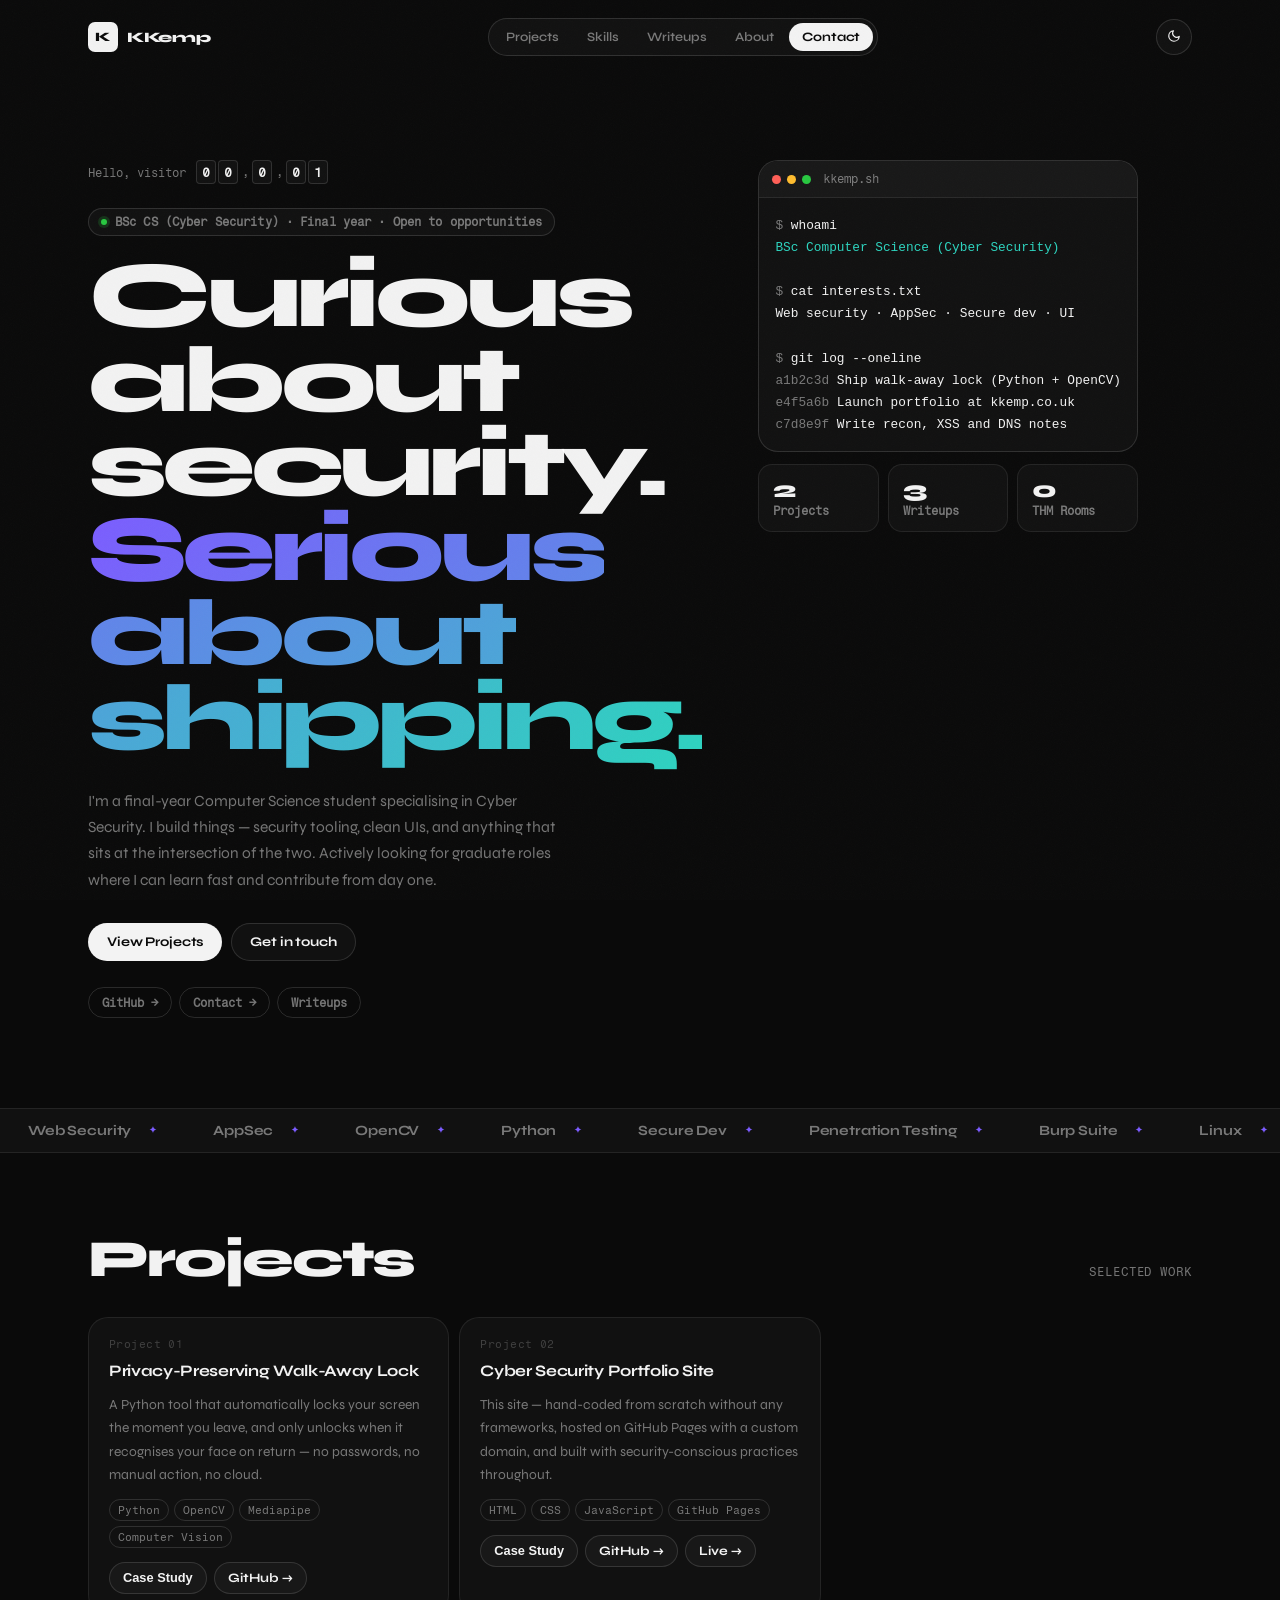
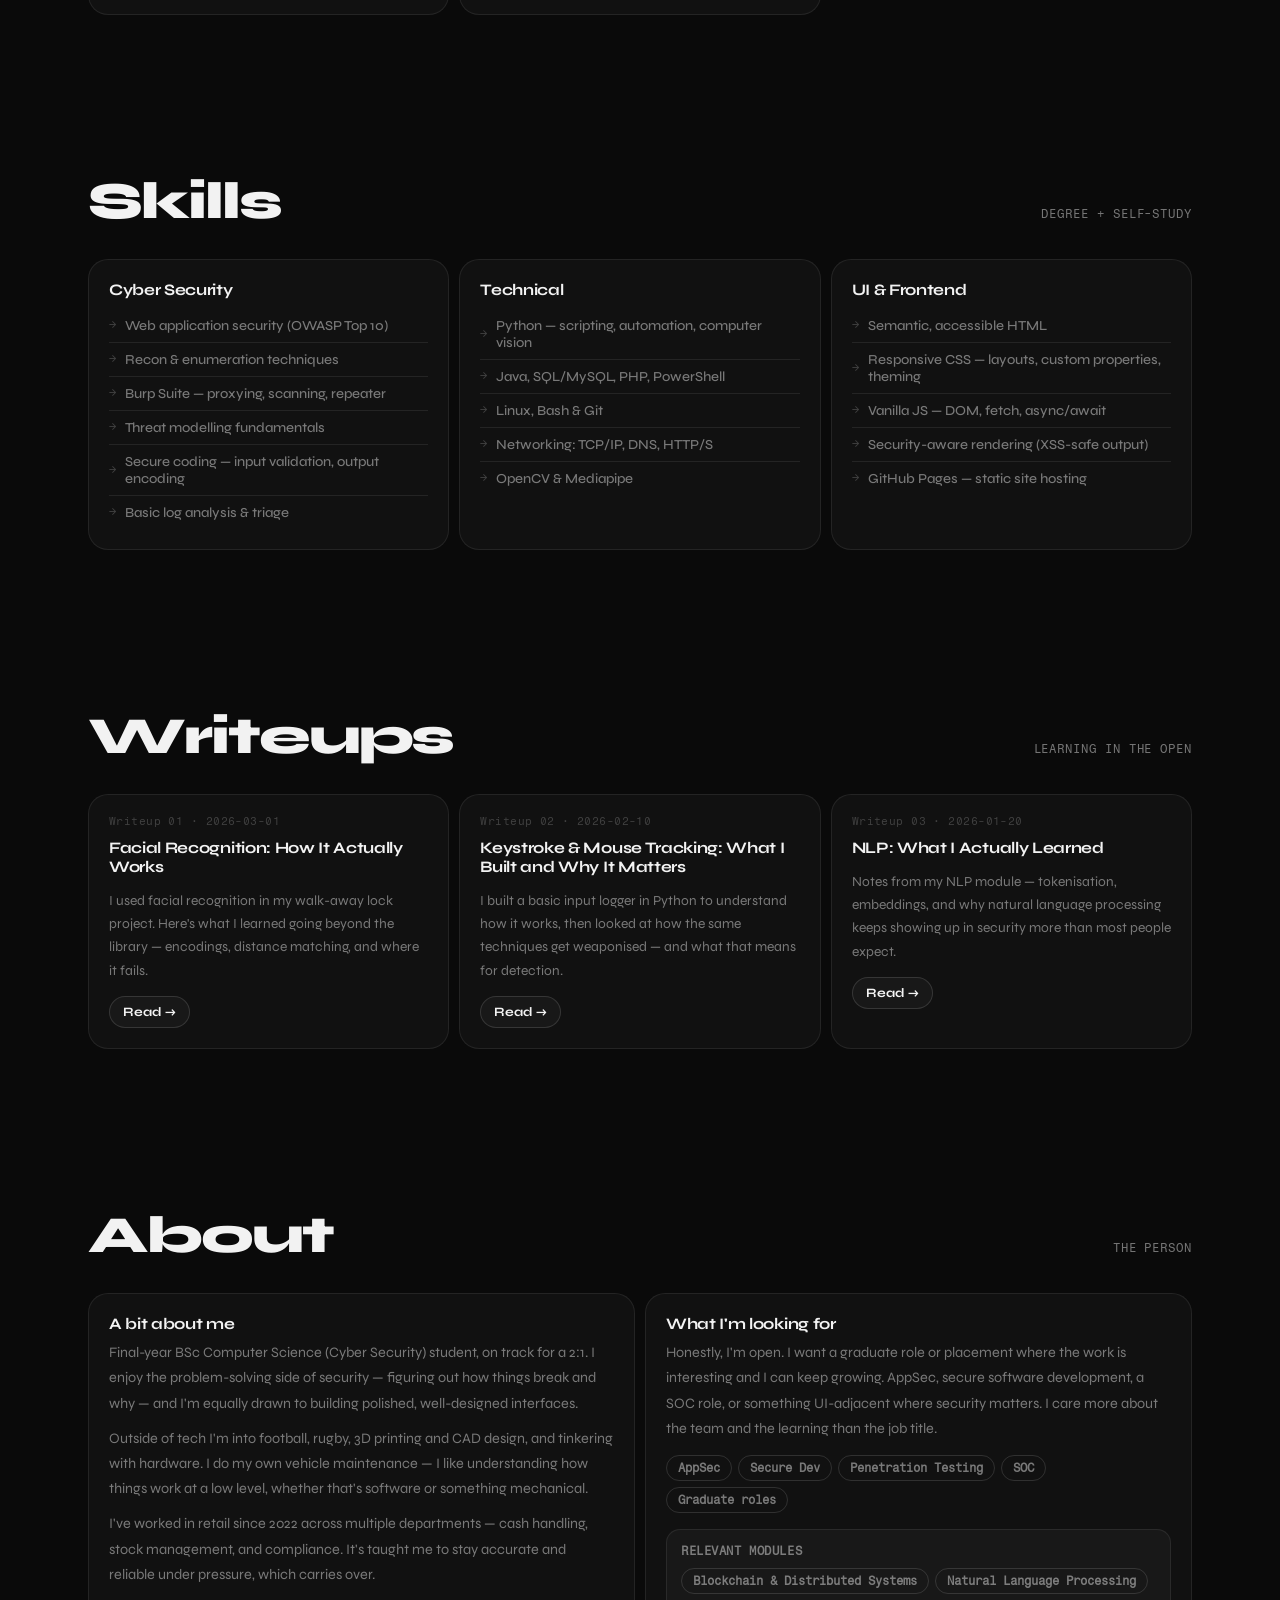
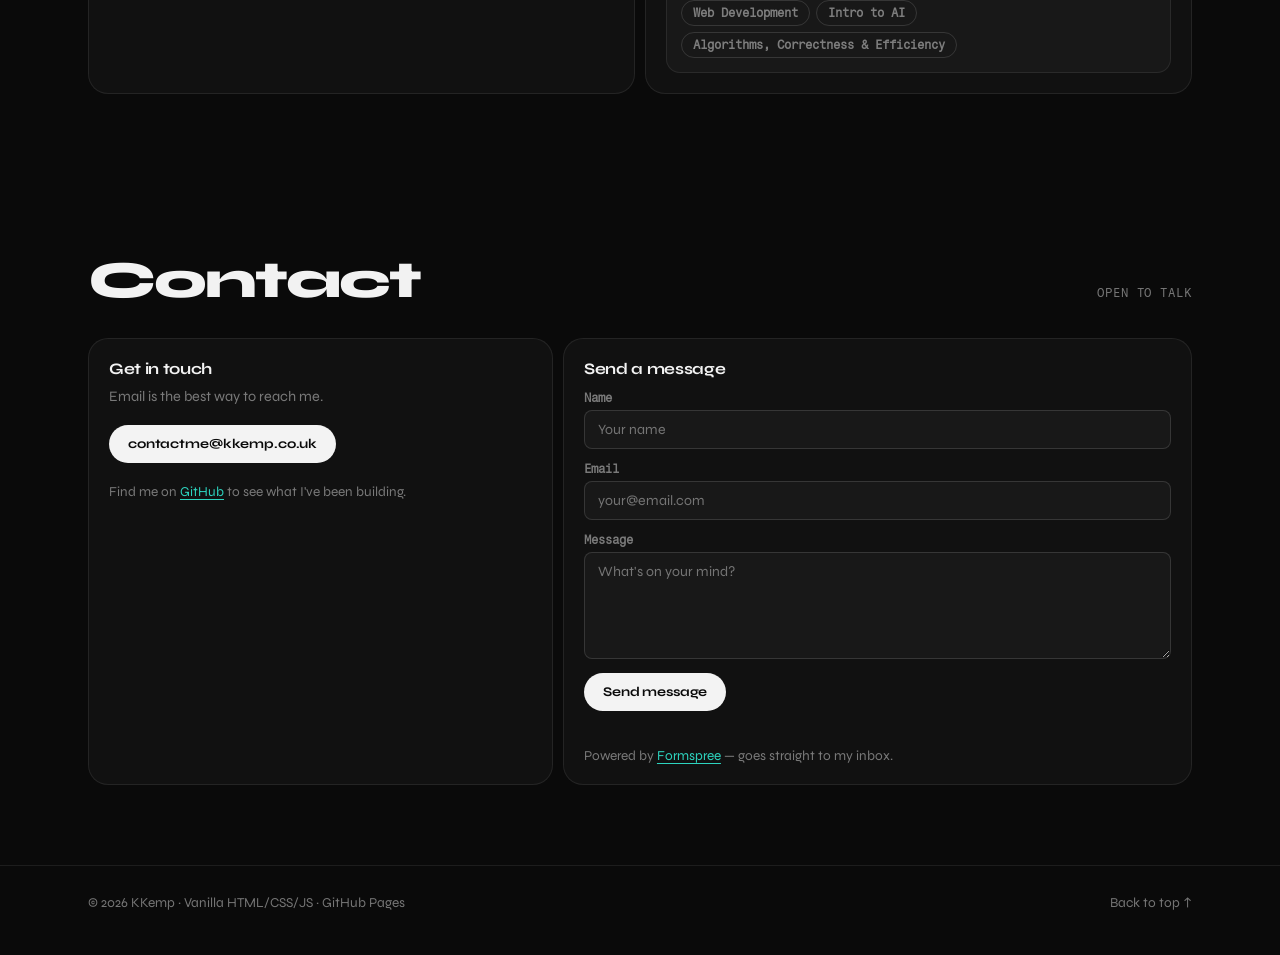
<file: index.html>
<!doctype html>
<html lang="en">
<head>
  <meta charset="utf-8" />
  <meta name="viewport" content="width=device-width,initial-scale=1" />
  <meta property="og:title" content="K Kemp — Cyber Security Portfolio" />
  <meta property="og:description" content="Final-year BSc CS (Cyber Security) student. Projects in AppSec, security tooling and secure development." />
  <meta property="og:url" content="https://kkemp.co.uk" />
  <meta property="og:type" content="website" />
  <meta property="og:image" content="https://kkemp.co.uk/preview.png" />
  <meta name="twitter:card" content="summary_large_image" />
  <link rel="preconnect" href="https://fonts.googleapis.com">
  <link rel="preconnect" href="https://fonts.gstatic.com" crossorigin>
  <link href="https://fonts.googleapis.com/css2?family=Fragment+Mono:ital@0;1&family=Syne:wght@400;500;600;700;800&display=swap" rel="stylesheet">
  <link rel="stylesheet" href="styles.css" />
</head>
<body>

  <div class="scroll-progress" aria-hidden="true"></div>

  <header class="site-header">
    <div class="container header-inner">
      <a class="brand" href="#top" aria-label="Go to top">
        <span class="brand-mark" aria-hidden="true">K</span>
        <span class="brand-text">KKemp</span>
      </a>
      <nav class="nav" aria-label="Primary">
        <a href="#projects">Projects</a>
        <a href="#skills">Skills</a>
        <a href="#writeups">Writeups</a>
        <a href="#about">About</a>
        <a href="#contact" class="btn btn-small">Contact</a>
      </nav>
      <button class="icon-btn" id="themeBtn" type="button" aria-label="Toggle theme">
        <span id="themeIcon" aria-hidden="true"></span>
      </button>
      <button class="icon-btn mobile-only" id="menuBtn" type="button" aria-label="Open menu">
        <span id="menuIcon" aria-hidden="true"></span>
      </button>
    </div>
    <div class="mobile-menu container" id="mobileMenu" hidden>
      <a href="#projects">Projects</a>
      <a href="#skills">Skills</a>
      <a href="#writeups">Writeups</a>
      <a href="#about">About</a>
      <a href="#contact">Contact</a>
    </div>
  </header>

  <main id="top">

    <!-- HERO -->
    <section class="hero">
      <div class="container hero-grid">
        <div class="hero-left">

          <div class="visitor-row" aria-label="Page visitor count">
            Hello, visitor
            <span class="visitor-counter" id="visitorCounter" aria-live="polite"></span>
          </div>

          <p class="pill">
            <span class="dot"></span>
            BSc CS (Cyber Security) · Final year · Open to opportunities
          </p>

          <h1>
            Curious<br>about security.<br>
            <span class="gradient-text">Serious about shipping.</span>
          </h1>

          <p class="lead">
            I'm a final-year Computer Science student specialising in Cyber Security.
            I build things — security tooling, clean UIs, and anything that sits at the
            intersection of the two. Actively looking for graduate roles where I can
            learn fast and contribute from day one.
          </p>

          <div class="hero-cta">
            <a class="btn" href="#projects">View Projects</a>
            <a class="btn btn-ghost" href="#contact">Get in touch</a>
          </div>

          <div class="social-row">
            <a class="chip" href="https://github.com/kkempy" target="_blank" rel="noreferrer">GitHub →</a>
            <a class="chip" href="#contact" target="_blank" rel="noreferrer">Contact →</a>
            <a class="chip" href="#writeups">Writeups</a>
          </div>
        </div>

        <div class="hero-right">
          <div class="terminal" role="region" aria-label="Terminal introduction">
            <div class="terminal-bar">
              <span class="t-dot red"></span>
              <span class="t-dot yellow"></span>
              <span class="t-dot green"></span>
              <span class="terminal-title">kkemp.sh</span>
            </div>
<pre class="terminal-body"><code><span class="t-muted">$</span> whoami
<span class="t-accent">BSc Computer Science (Cyber Security)</span>

<span class="t-muted">$</span> cat interests.txt
Web security · AppSec · Secure dev · UI

<span class="t-muted">$</span> git log --oneline
<span class="t-muted">a1b2c3d</span> Ship walk-away lock (Python + OpenCV)
<span class="t-muted">e4f5a6b</span> Launch portfolio at kkemp.co.uk
<span class="t-muted">c7d8e9f</span> Write recon, XSS and DNS notes</code></pre>
          </div>

          <div class="stats">
            <div class="stat">
              <div class="stat-num" id="statProjects">0</div>
              <div class="stat-label">Projects</div>
            </div>
            <div class="stat">
              <div class="stat-num" id="statWriteups">0</div>
              <div class="stat-label">Writeups</div>
            </div>
            <div class="stat">
              <div class="stat-num" id="statRooms">0</div>
              <div class="stat-label">THM Rooms</div>
            </div>
          </div>
        </div>
      </div>
    </section>

    <!-- TICKER -->
    <div class="ticker-wrap" aria-hidden="true">
      <div class="ticker-track" id="tickerTrack"></div>
    </div>

    <!-- PROJECTS -->
    <section class="section" id="projects">
      <div class="container">
        <div class="section-head">
          <h2>Projects</h2>
          <span class="section-label">selected work</span>
        </div>
        <div class="grid" id="projectsGrid" aria-live="polite"></div>
      </div>
    </section>

    <!-- SKILLS -->
    <section class="section" id="skills">
      <div class="container">
        <div class="section-head">
          <h2>Skills</h2>
          <span class="section-label">degree + self-study</span>
        </div>
        <div class="skills-grid">
          <div class="card">
            <h3>Cyber Security</h3>
            <ul class="list">
              <li>Web application security (OWASP Top 10)</li>
              <li>Recon &amp; enumeration techniques</li>
              <li>Burp Suite — proxying, scanning, repeater</li>
              <li>Threat modelling fundamentals</li>
              <li>Secure coding — input validation, output encoding</li>
              <li>Basic log analysis &amp; triage</li>
            </ul>
          </div>
          <div class="card">
            <h3>Technical</h3>
            <ul class="list">
              <li>Python — scripting, automation, computer vision</li>
              <li>Java, SQL/MySQL, PHP, PowerShell</li>
              <li>Linux, Bash &amp; Git</li>
              <li>Networking: TCP/IP, DNS, HTTP/S</li>
              <li>OpenCV &amp; Mediapipe</li>
            </ul>
          </div>
          <div class="card">
            <h3>UI &amp; Frontend</h3>
            <ul class="list">
              <li>Semantic, accessible HTML</li>
              <li>Responsive CSS — layouts, custom properties, theming</li>
              <li>Vanilla JS — DOM, fetch, async/await</li>
              <li>Security-aware rendering (XSS-safe output)</li>
              <li>GitHub Pages — static site hosting</li>
            </ul>
          </div>
        </div>
      </div>
    </section>

    <!-- WRITEUPS -->
    <section class="section" id="writeups">
      <div class="container">
        <div class="section-head">
          <h2>Writeups</h2>
          <span class="section-label">learning in the open</span>
        </div>
        <div class="grid" id="writeupsGrid"></div>
      </div>
    </section>

    <!-- ABOUT -->
    <section class="section" id="about">
      <div class="container">
        <div class="section-head">
          <h2>About</h2>
          <span class="section-label">the person</span>
        </div>
        <div class="about-grid">
          <div class="card">
            <h3>A bit about me</h3>
            <p class="muted" style="font-size:0.9rem;line-height:1.75;">
              Final-year BSc Computer Science (Cyber Security) student, on track for a 2:1.
              I enjoy the problem-solving side of security — figuring out how things break
              and why — and I'm equally drawn to building polished, well-designed interfaces.
            </p>
            <p class="muted" style="margin-top:10px;font-size:0.9rem;line-height:1.75;">
              Outside of tech I'm into football, rugby, 3D printing and CAD design, and
              tinkering with hardware. I do my own vehicle maintenance — I like understanding
              how things work at a low level, whether that's software or something mechanical.
            </p>
            <p class="muted" style="margin-top:10px;font-size:0.9rem;line-height:1.75;">
              I've worked in retail since 2022 across multiple departments — cash handling,
              stock management, and compliance. It's taught me to stay accurate and reliable
              under pressure, which carries over.
            </p>
          </div>
          <div class="card">
            <h3>What I'm looking for</h3>
            <p class="muted" style="font-size:0.9rem;line-height:1.75;">
              Honestly, I'm open. I want a graduate role or placement where the work is
              interesting and I can keep growing. AppSec, secure software development, a SOC
              role, or something UI-adjacent where security matters. I care more about the
              team and the learning than the job title.
            </p>
            <div class="tags" style="margin-top:14px;">
              <span class="tag">AppSec</span>
              <span class="tag">Secure Dev</span>
              <span class="tag">Penetration Testing</span>
              <span class="tag">SOC</span>
              <span class="tag">Graduate roles</span>
            </div>
            <div style="margin-top:16px;padding:14px;border:1px solid var(--border);border-radius:var(--radius);background:var(--surface-2);">
              <p class="muted small" style="margin:0 0 10px;font-weight:600;font-family:var(--mono);font-size:0.72rem;letter-spacing:0.05em;text-transform:uppercase;">Relevant modules</p>
              <div class="tags">
                <span class="tag">Blockchain &amp; Distributed Systems</span>
                <span class="tag">Natural Language Processing</span>
                <span class="tag">Web Development</span>
                <span class="tag">Intro to AI</span>
                <span class="tag">Algorithms, Correctness &amp; Efficiency</span>
              </div>
            </div>
          </div>
        </div>
      </div>
    </section>

    <!-- CONTACT -->
    <section class="section" id="contact">
      <div class="container">
        <div class="section-head">
          <h2>Contact</h2>
          <span class="section-label">open to talk</span>
        </div>
        <div class="contact-grid">
          <div class="card">
            <h3>Get in touch</h3>
            <p class="muted" style="font-size:0.9rem;line-height:1.7;margin-bottom:16px;">Email is the best way to reach me.</p>
            <a class="btn" href="mailto:contactme@kkemp.co.uk">contactme@kkemp.co.uk</a>
            <div class="spacer"></div>
            <p class="muted small" style="margin-top:10px;">
              Find me on <a href="https://github.com/kkempy" target="_blank" rel="noreferrer" class="inline-link">GitHub</a>
              to see what I've been building.
            </p>
          </div>
          <form class="card" id="contactForm" novalidate>
            <h3>Send a message</h3>
            <label>
              <span>Name</span>
              <input name="name" autocomplete="name" required placeholder="Your name" />
            </label>
            <label>
              <span>Email</span>
              <input name="email" type="email" autocomplete="email" required placeholder="your@email.com" />
            </label>
            <label>
              <span>Message</span>
              <textarea name="message" rows="5" required placeholder="What's on your mind?"></textarea>
            </label>
            <div style="margin-top:14px;">
              <button class="btn" type="submit" id="submitBtn">Send message</button>
            </div>
            <p id="formStatus" class="form-status" aria-live="polite"></p>
            <p class="muted small" style="margin-top:8px;">
              Powered by <a href="https://formspree.io" target="_blank" rel="noreferrer" class="inline-link">Formspree</a>
              — goes straight to my inbox.
            </p>
          </form>
        </div>
      </div>
    </section>

    <footer class="footer">
      <div class="container footer-inner">
        <p class="muted small">© <span id="year"></span> KKemp · Vanilla HTML/CSS/JS · GitHub Pages</p>
        <a class="muted small" href="#top">Back to top ↑</a>
      </div>
    </footer>

  </main>

  <!-- Modal -->
  <div class="modal" id="modal" hidden>
    <div class="modal-backdrop" data-close></div>
    <div class="modal-card" role="dialog" aria-modal="true" aria-labelledby="modalTitle">
      <div class="modal-head">
        <h3 id="modalTitle">Project</h3>
        <button class="icon-btn" type="button" data-close aria-label="Close modal">
          <span id="modalCloseIcon" aria-hidden="true"></span>
        </button>
      </div>
      <div class="modal-body" id="modalBody"></div>
      <div class="modal-foot" id="modalFoot"></div>
    </div>
  </div>

  <script src="script.js"></script>
</body>
</html>
</file>
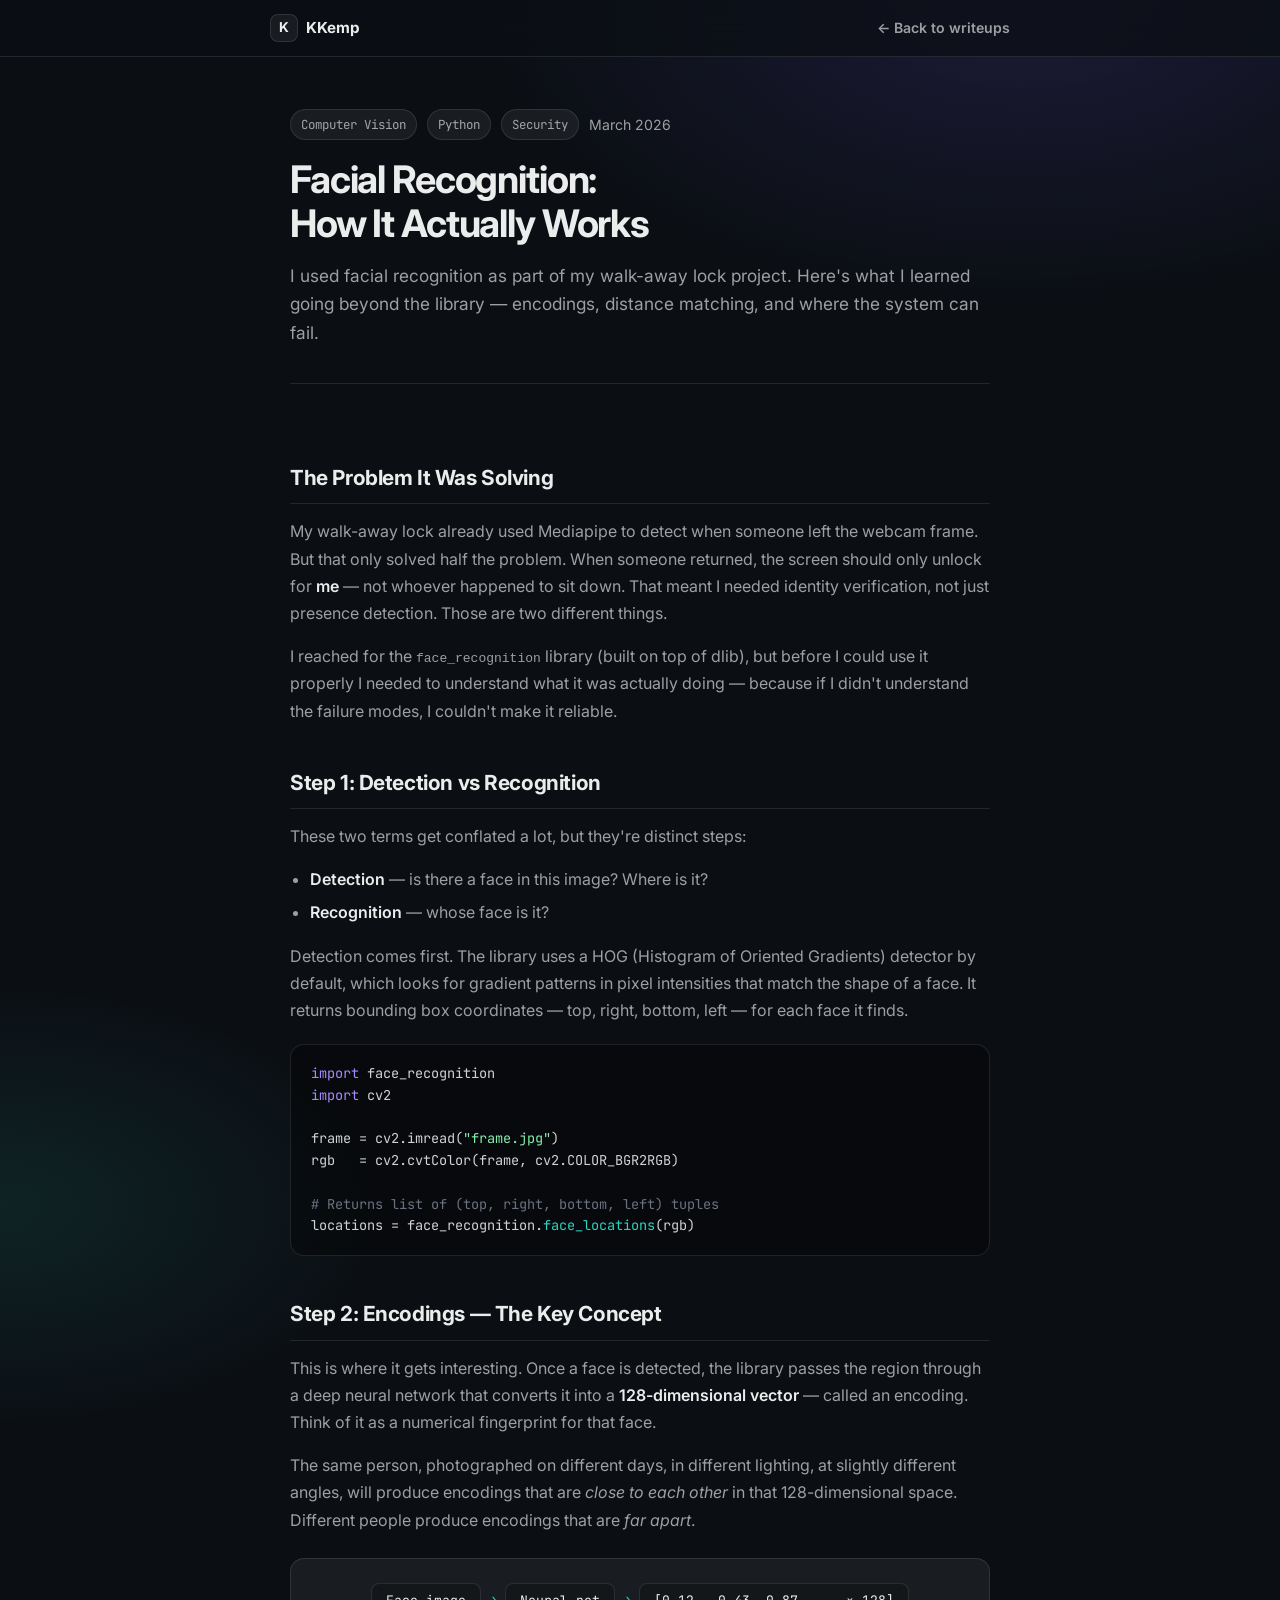
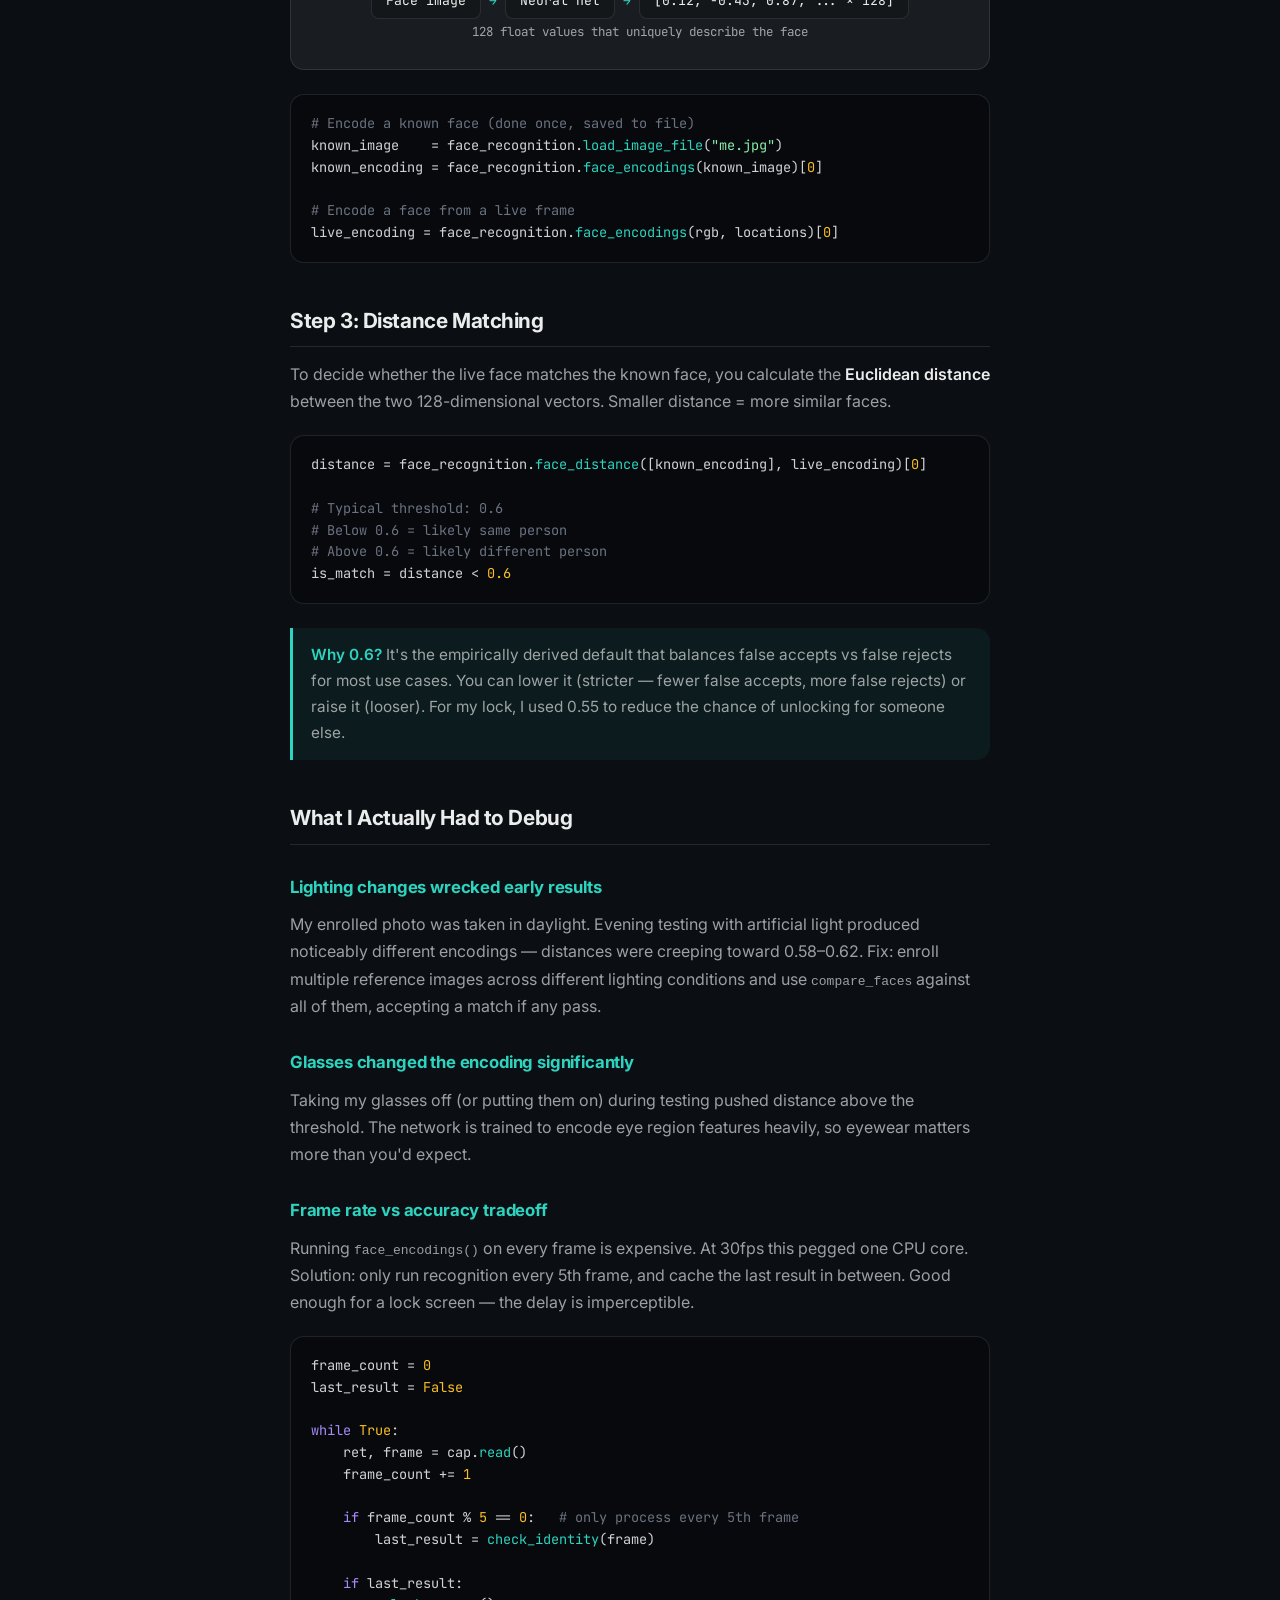
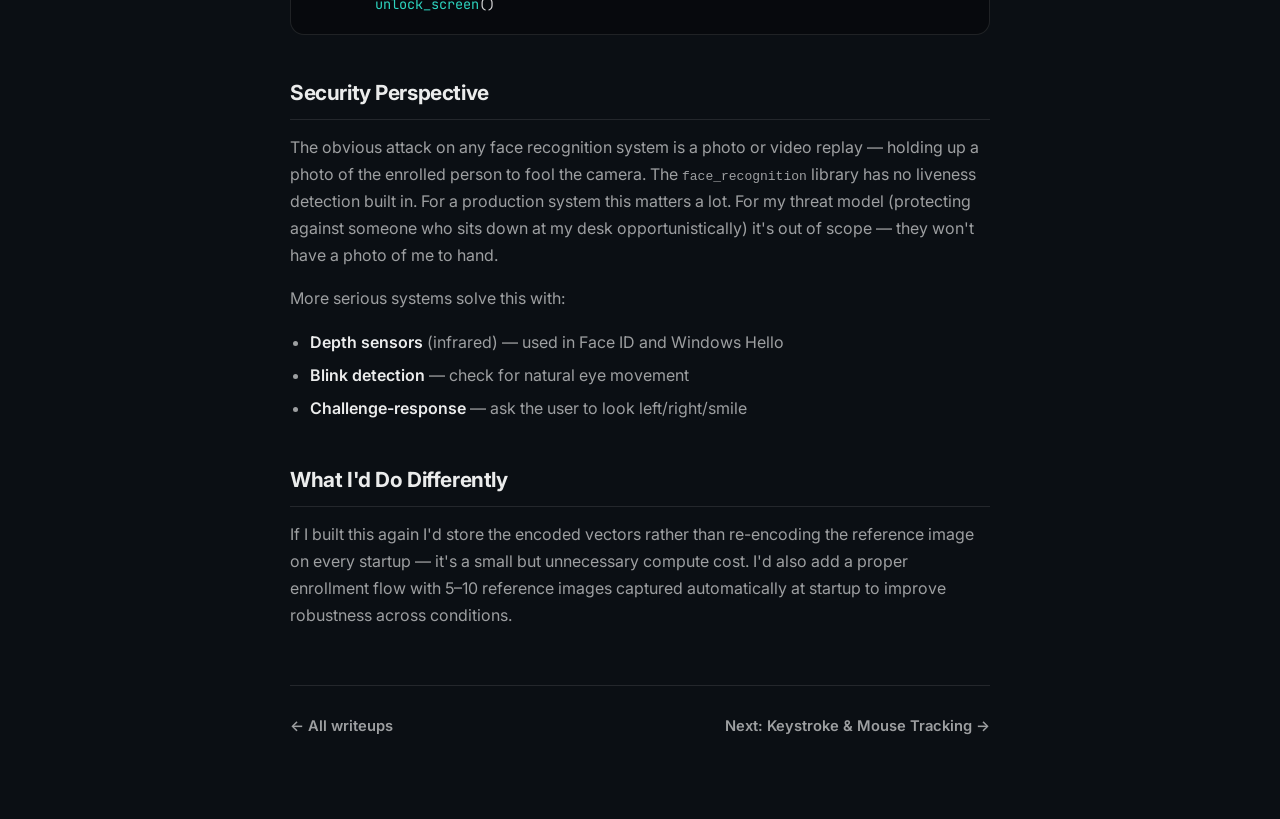
<file: facial-recognition.html>
<!doctype html>
<html lang="en">
<head>
  <meta charset="utf-8" />
  <meta name="viewport" content="width=device-width,initial-scale=1" />
  <meta name="description" content="How facial recognition actually works — encodings, distance matching, and what I learned building a face-verified screen lock." />
  <title>Facial Recognition: How It Actually Works — KKemp</title>
  <link rel="preconnect" href="https://fonts.googleapis.com">
  <link rel="preconnect" href="https://fonts.gstatic.com" crossorigin>
  <link href="https://fonts.googleapis.com/css2?family=Inter:wght@400;500;600;700&family=JetBrains+Mono:wght@400;600&display=swap" rel="stylesheet">
  <style>
    :root {
      --bg: #0b0f14;
      --panel: rgba(255,255,255,0.06);
      --panel-2: rgba(255,255,255,0.08);
      --text: rgba(255,255,255,0.92);
      --muted: rgba(255,255,255,0.60);
      --border: rgba(255,255,255,0.10);
      --accent: #7c5cff;
      --accent-2: #2dd4bf;
      --radius: 14px;
      --max: 740px;
    }
    * { box-sizing: border-box; margin: 0; padding: 0; }
    html { scroll-behavior: smooth; }
    body {
      font-family: Inter, system-ui, sans-serif;
      background: radial-gradient(900px 500px at 80% 0%, rgba(124,92,255,0.15), transparent 60%),
                  radial-gradient(700px 400px at 0% 30%, rgba(45,212,191,0.10), transparent 55%),
                  var(--bg);
      color: var(--text);
      line-height: 1.7;
      padding-bottom: 80px;
    }
    a { color: var(--accent-2); text-decoration: underline; text-underline-offset: 3px; }
    a:hover { opacity: 0.8; }

    /* ── Nav ── */
    .nav {
      position: sticky; top: 0; z-index: 40;
      backdrop-filter: blur(14px);
      background: rgba(11,15,20,0.75);
      border-bottom: 1px solid var(--border);
      padding: 0 20px;
    }
    .nav-inner {
      max-width: var(--max);
      margin: 0 auto;
      height: 56px;
      display: flex; align-items: center; justify-content: space-between;
    }
    .nav-brand {
      font-weight: 700; font-size: 0.95rem;
      color: var(--text); text-decoration: none;
      display: flex; align-items: center; gap: 8px;
    }
    .nav-brand span {
      width: 28px; height: 28px;
      border: 1px solid var(--border);
      border-radius: 8px;
      background: var(--panel);
      display: grid; place-items: center;
      font-size: 0.85rem;
    }
    .nav-back {
      font-size: 0.88rem; font-weight: 600;
      color: var(--muted); text-decoration: none;
    }
    .nav-back:hover { color: var(--text); }

    /* ── Article ── */
    .article {
      max-width: var(--max);
      margin: 0 auto;
      padding: 0 20px;
    }

    /* ── Header ── */
    .post-header { padding: 52px 0 36px; border-bottom: 1px solid var(--border); }
    .post-meta {
      display: flex; align-items: center; gap: 10px; flex-wrap: wrap;
      margin-bottom: 18px;
    }
    .tag {
      font-family: "JetBrains Mono", monospace;
      font-size: 0.78rem;
      padding: 4px 10px;
      border-radius: 999px;
      border: 1px solid var(--border);
      color: var(--muted);
      background: var(--panel);
    }
    .post-date { font-size: 0.88rem; color: var(--muted); }
    h1 {
      font-size: clamp(26px, 4vw, 38px);
      letter-spacing: -0.03em;
      line-height: 1.15;
      margin-bottom: 16px;
    }
    .post-lead {
      font-size: 1.08rem;
      color: var(--muted);
      line-height: 1.65;
    }

    /* ── Body content ── */
    .post-body { padding-top: 36px; }
    .post-body h2 {
      font-size: 1.3rem;
      letter-spacing: -0.02em;
      margin: 40px 0 14px;
      padding-bottom: 8px;
      border-bottom: 1px solid var(--border);
    }
    .post-body h3 {
      font-size: 1.05rem;
      letter-spacing: -0.01em;
      margin: 28px 0 10px;
      color: var(--accent-2);
    }
    .post-body p { margin-bottom: 16px; color: var(--muted); }
    .post-body strong { color: var(--text); font-weight: 600; }
    .post-body ul, .post-body ol {
      margin: 0 0 16px 20px;
      color: var(--muted);
    }
    .post-body li { margin-bottom: 6px; }

    /* ── Code blocks ── */
    .code-block {
      background: rgba(0,0,0,0.35);
      border: 1px solid var(--border);
      border-radius: var(--radius);
      padding: 18px 20px;
      margin: 20px 0;
      overflow-x: auto;
    }
    .code-block pre {
      font-family: "JetBrains Mono", monospace;
      font-size: 0.85rem;
      line-height: 1.6;
      color: rgba(255,255,255,0.82);
    }
    .code-block .cm { color: #6b7280; }
    .code-block .kw { color: #a78bfa; }
    .code-block .fn { color: #2dd4bf; }
    .code-block .st { color: #86efac; }
    .code-block .nm { color: #fbbf24; }

    /* ── Callout ── */
    .callout {
      border-left: 3px solid var(--accent-2);
      background: rgba(45,212,191,0.06);
      border-radius: 0 var(--radius) var(--radius) 0;
      padding: 14px 18px;
      margin: 24px 0;
    }
    .callout p { margin: 0; color: var(--muted); font-size: 0.96rem; }
    .callout strong { color: var(--accent-2); }

    /* ── Diagram ── */
    .diagram {
      border: 1px solid var(--border);
      background: var(--panel);
      border-radius: var(--radius);
      padding: 24px;
      margin: 24px 0;
      font-family: "JetBrains Mono", monospace;
      font-size: 0.82rem;
      color: var(--muted);
      text-align: center;
      line-height: 2;
    }
    .diagram .arrow { color: var(--accent-2); }
    .diagram .box {
      display: inline-block;
      border: 1px solid var(--border);
      border-radius: 8px;
      padding: 4px 14px;
      background: rgba(0,0,0,0.2);
      color: var(--text);
    }

    /* ── Footer ── */
    .post-footer {
      margin-top: 56px;
      padding-top: 28px;
      border-top: 1px solid var(--border);
      display: flex; justify-content: space-between; align-items: center; flex-wrap: wrap; gap: 12px;
    }
    .post-footer a {
      font-weight: 600; font-size: 0.92rem;
      color: var(--muted); text-decoration: none;
    }
    .post-footer a:hover { color: var(--text); }
  </style>
</head>
<body>

  <nav class="nav">
    <div class="nav-inner">
      <a class="nav-brand" href="../index.html">
        <span>K</span> KKemp
      </a>
      <a class="nav-back" href="../index.html#writeups">← Back to writeups</a>
    </div>
  </nav>

  <article class="article">
    <header class="post-header">
      <div class="post-meta">
        <span class="tag">Computer Vision</span>
        <span class="tag">Python</span>
        <span class="tag">Security</span>
        <span class="post-date">March 2026</span>
      </div>
      <h1>Facial Recognition:<br />How It Actually Works</h1>
      <p class="post-lead">
        I used facial recognition as part of my walk-away lock project. Here's what I learned
        going beyond the library — encodings, distance matching, and where the system can fail.
      </p>
    </header>

    <div class="post-body">

      <h2>The Problem It Was Solving</h2>
      <p>
        My walk-away lock already used Mediapipe to detect when someone left the webcam frame.
        But that only solved half the problem. When someone returned, the screen should only
        unlock for <strong>me</strong> — not whoever happened to sit down. That meant I needed
        identity verification, not just presence detection. Those are two different things.
      </p>
      <p>
        I reached for the <code>face_recognition</code> library (built on top of dlib), but
        before I could use it properly I needed to understand what it was actually doing —
        because if I didn't understand the failure modes, I couldn't make it reliable.
      </p>

      <h2>Step 1: Detection vs Recognition</h2>
      <p>
        These two terms get conflated a lot, but they're distinct steps:
      </p>
      <ul>
        <li><strong>Detection</strong> — is there a face in this image? Where is it?</li>
        <li><strong>Recognition</strong> — whose face is it?</li>
      </ul>
      <p>
        Detection comes first. The library uses a HOG (Histogram of Oriented Gradients) detector
        by default, which looks for gradient patterns in pixel intensities that match the shape
        of a face. It returns bounding box coordinates — top, right, bottom, left — for each
        face it finds.
      </p>

      <div class="code-block"><pre><span class="kw">import</span> face_recognition
<span class="kw">import</span> cv2

frame = cv2.imread(<span class="st">"frame.jpg"</span>)
rgb   = cv2.cvtColor(frame, cv2.COLOR_BGR2RGB)

<span class="cm"># Returns list of (top, right, bottom, left) tuples</span>
locations = face_recognition.<span class="fn">face_locations</span>(rgb)</pre></div>

      <h2>Step 2: Encodings — The Key Concept</h2>
      <p>
        This is where it gets interesting. Once a face is detected, the library passes the
        region through a deep neural network that converts it into a
        <strong>128-dimensional vector</strong> — called an encoding. Think of it as a
        numerical fingerprint for that face.
      </p>
      <p>
        The same person, photographed on different days, in different lighting, at slightly
        different angles, will produce encodings that are <em>close to each other</em> in
        that 128-dimensional space. Different people produce encodings that are
        <em>far apart</em>.
      </p>

      <div class="diagram">
        <div class="box">Face image</div>
        <span class="arrow"> → </span>
        <div class="box">Neural net</div>
        <span class="arrow"> → </span>
        <div class="box">[0.12, -0.43, 0.87, ... × 128]</div>
        <br />
        <span style="font-size:0.78rem; color: var(--muted);">128 float values that uniquely describe the face</span>
      </div>

      <div class="code-block"><pre><span class="cm"># Encode a known face (done once, saved to file)</span>
known_image    = face_recognition.<span class="fn">load_image_file</span>(<span class="st">"me.jpg"</span>)
known_encoding = face_recognition.<span class="fn">face_encodings</span>(known_image)[<span class="nm">0</span>]

<span class="cm"># Encode a face from a live frame</span>
live_encoding = face_recognition.<span class="fn">face_encodings</span>(rgb, locations)[<span class="nm">0</span>]</pre></div>

      <h2>Step 3: Distance Matching</h2>
      <p>
        To decide whether the live face matches the known face, you calculate the
        <strong>Euclidean distance</strong> between the two 128-dimensional vectors. Smaller
        distance = more similar faces.
      </p>

      <div class="code-block"><pre>distance = face_recognition.<span class="fn">face_distance</span>([known_encoding], live_encoding)[<span class="nm">0</span>]

<span class="cm"># Typical threshold: 0.6</span>
<span class="cm"># Below 0.6 = likely same person</span>
<span class="cm"># Above 0.6 = likely different person</span>
is_match = distance &lt; <span class="nm">0.6</span></pre></div>

      <div class="callout">
        <p>
          <strong>Why 0.6?</strong> It's the empirically derived default that balances
          false accepts vs false rejects for most use cases. You can lower it (stricter —
          fewer false accepts, more false rejects) or raise it (looser). For my lock,
          I used 0.55 to reduce the chance of unlocking for someone else.
        </p>
      </div>

      <h2>What I Actually Had to Debug</h2>
      <h3>Lighting changes wrecked early results</h3>
      <p>
        My enrolled photo was taken in daylight. Evening testing with artificial light
        produced noticeably different encodings — distances were creeping toward 0.58–0.62.
        Fix: enroll multiple reference images across different lighting conditions and use
        <code>compare_faces</code> against all of them, accepting a match if any pass.
      </p>

      <h3>Glasses changed the encoding significantly</h3>
      <p>
        Taking my glasses off (or putting them on) during testing pushed distance above the
        threshold. The network is trained to encode eye region features heavily, so eyewear
        matters more than you'd expect.
      </p>

      <h3>Frame rate vs accuracy tradeoff</h3>
      <p>
        Running <code>face_encodings()</code> on every frame is expensive. At 30fps this
        pegged one CPU core. Solution: only run recognition every 5th frame, and cache the
        last result in between. Good enough for a lock screen — the delay is imperceptible.
      </p>

      <div class="code-block"><pre>frame_count = <span class="nm">0</span>
last_result = <span class="nm">False</span>

<span class="kw">while</span> <span class="nm">True</span>:
    ret, frame = cap.<span class="fn">read</span>()
    frame_count += <span class="nm">1</span>

    <span class="kw">if</span> frame_count % <span class="nm">5</span> == <span class="nm">0</span>:   <span class="cm"># only process every 5th frame</span>
        last_result = <span class="fn">check_identity</span>(frame)

    <span class="kw">if</span> last_result:
        <span class="fn">unlock_screen</span>()</pre></div>

      <h2>Security Perspective</h2>
      <p>
        The obvious attack on any face recognition system is a photo or video replay —
        holding up a photo of the enrolled person to fool the camera. The
        <code>face_recognition</code> library has no liveness detection built in.
        For a production system this matters a lot. For my threat model (protecting
        against someone who sits down at my desk opportunistically) it's out of scope —
        they won't have a photo of me to hand.
      </p>
      <p>
        More serious systems solve this with:
      </p>
      <ul>
        <li><strong>Depth sensors</strong> (infrared) — used in Face ID and Windows Hello</li>
        <li><strong>Blink detection</strong> — check for natural eye movement</li>
        <li><strong>Challenge-response</strong> — ask the user to look left/right/smile</li>
      </ul>

      <h2>What I'd Do Differently</h2>
      <p>
        If I built this again I'd store the encoded vectors rather than re-encoding the
        reference image on every startup — it's a small but unnecessary compute cost.
        I'd also add a proper enrollment flow with 5–10 reference images captured
        automatically at startup to improve robustness across conditions.
      </p>

    </div>

    <footer class="post-footer">
      <a href="../index.html#writeups">← All writeups</a>
      <a href="keystroke-mouse-tracking.html">Next: Keystroke &amp; Mouse Tracking →</a>
    </footer>
  </article>

</body>
</html>
</file>
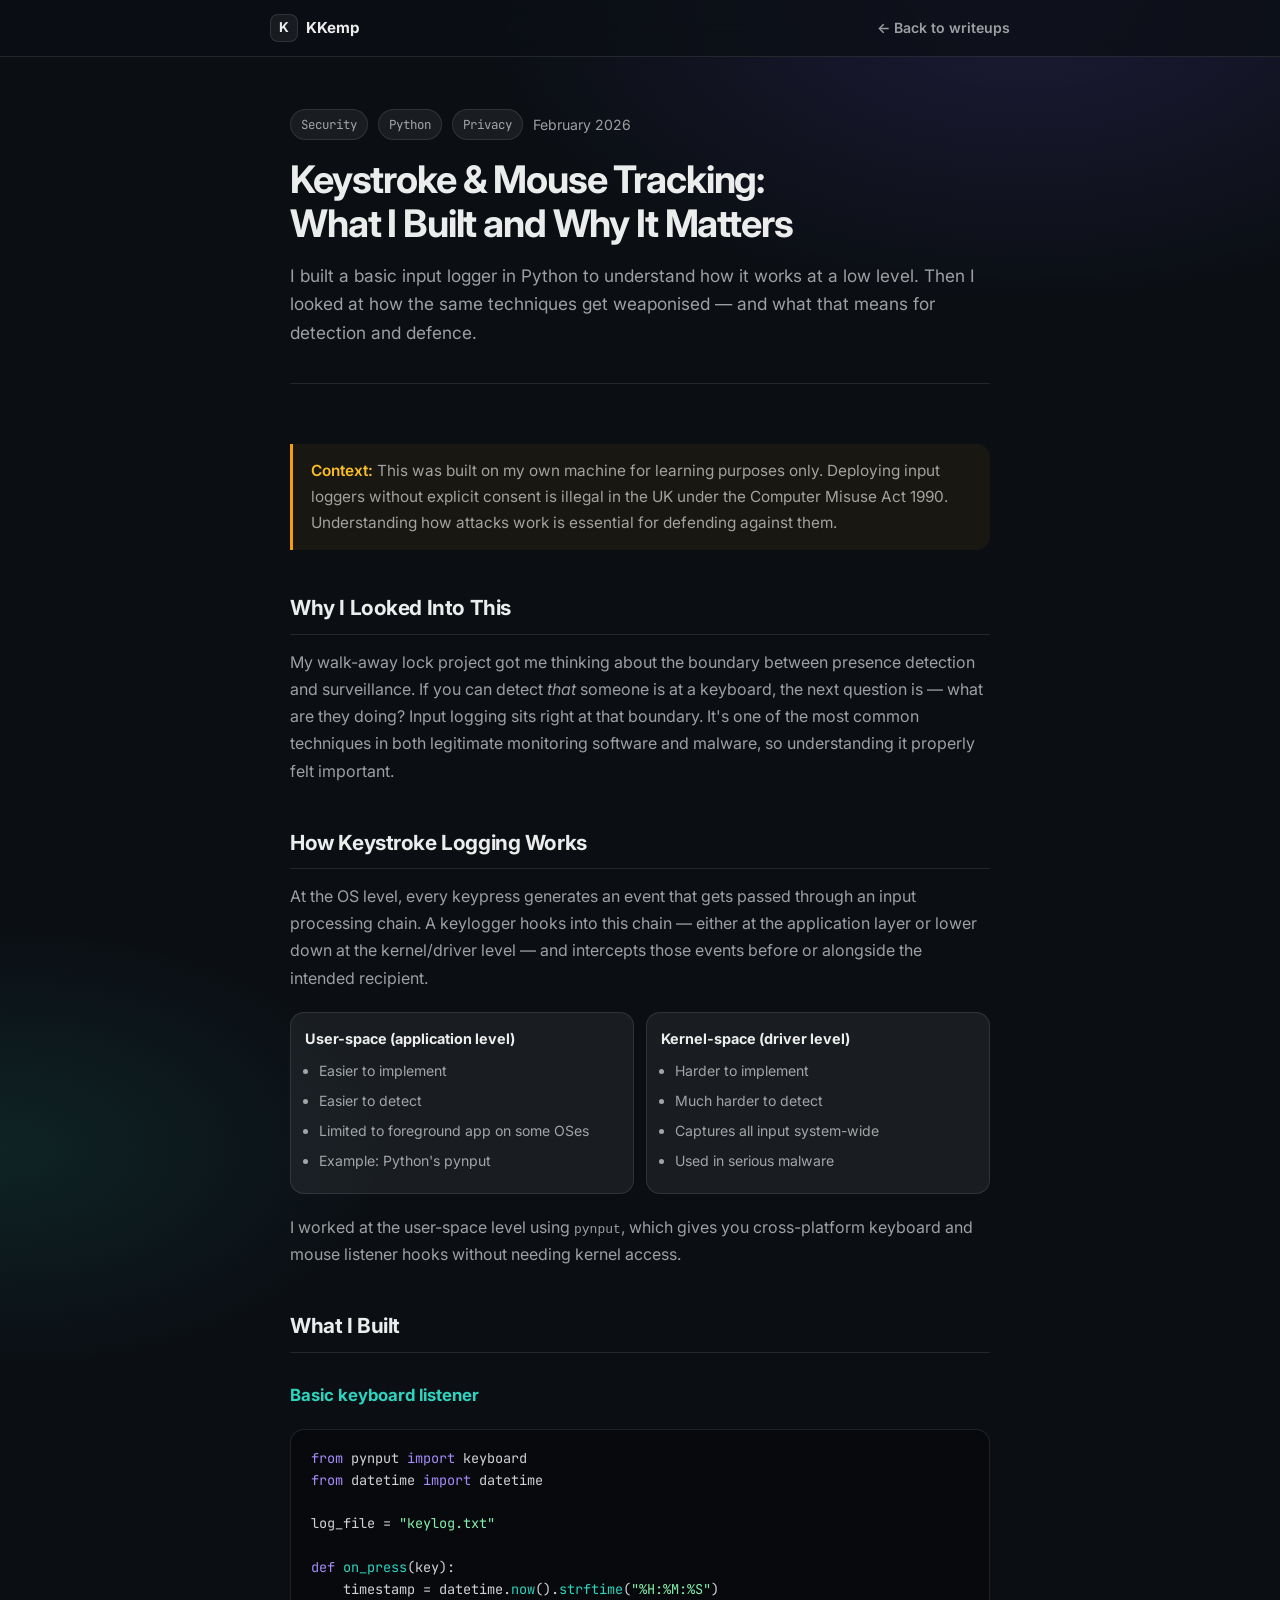
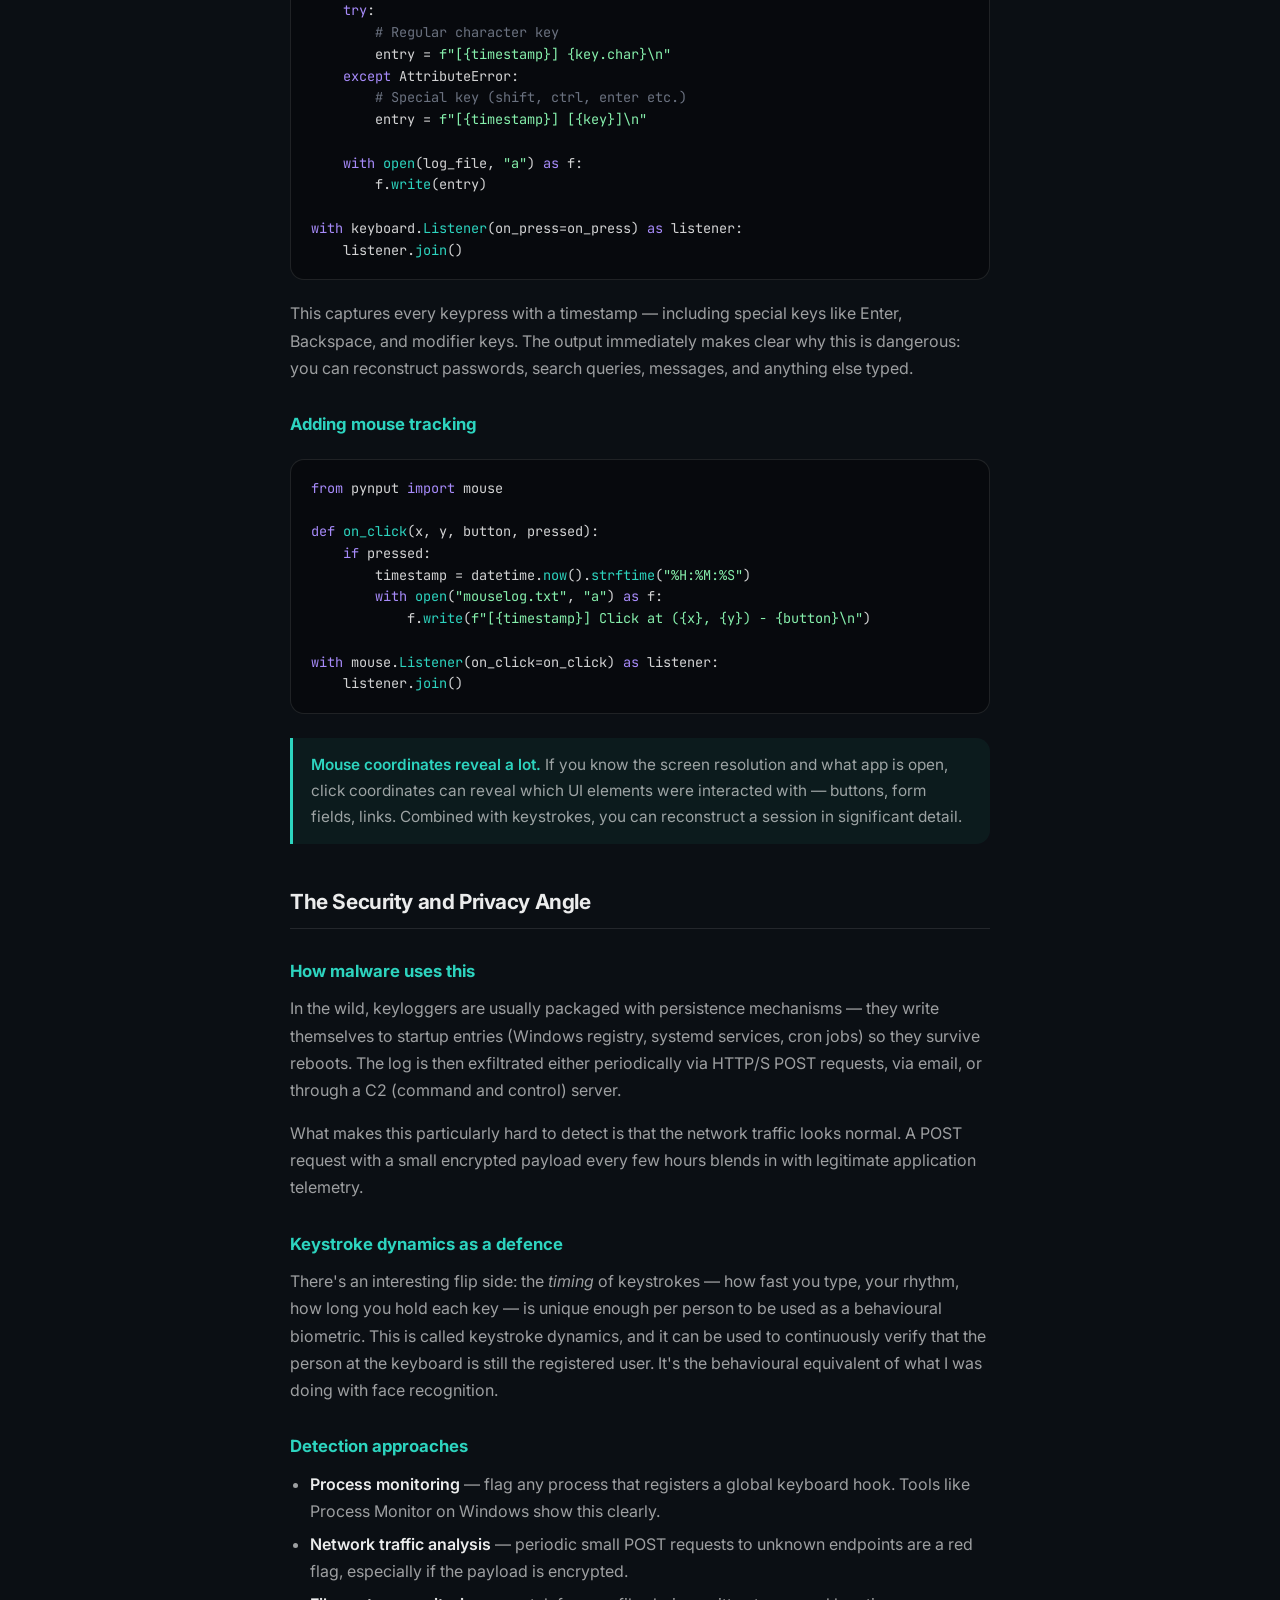
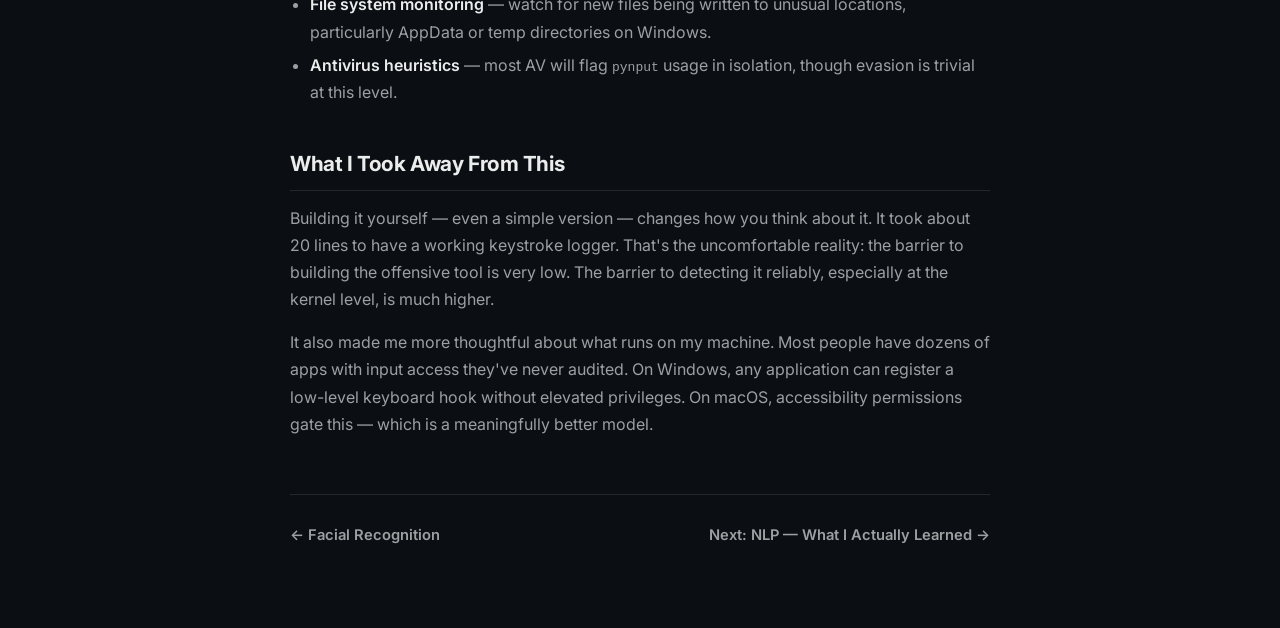
<file: keystroke-mouse-tracking.html>
<!doctype html>
<html lang="en">
<head>
  <meta charset="utf-8" />
  <meta name="viewport" content="width=device-width,initial-scale=1" />
  <meta name="description" content="Keystroke and mouse tracking — what I built, how it works at a low level, and why it's a serious privacy concern." />
  <title>Keystroke &amp; Mouse Tracking: What I Built and Why It Matters — KKemp</title>
  <link rel="preconnect" href="https://fonts.googleapis.com">
  <link rel="preconnect" href="https://fonts.gstatic.com" crossorigin>
  <link href="https://fonts.googleapis.com/css2?family=Inter:wght@400;500;600;700&family=JetBrains+Mono:wght@400;600&display=swap" rel="stylesheet">
  <style>
    :root {
      --bg: #0b0f14;
      --panel: rgba(255,255,255,0.06);
      --panel-2: rgba(255,255,255,0.08);
      --text: rgba(255,255,255,0.92);
      --muted: rgba(255,255,255,0.60);
      --border: rgba(255,255,255,0.10);
      --accent: #7c5cff;
      --accent-2: #2dd4bf;
      --radius: 14px;
      --max: 740px;
    }
    * { box-sizing: border-box; margin: 0; padding: 0; }
    html { scroll-behavior: smooth; }
    body {
      font-family: Inter, system-ui, sans-serif;
      background: radial-gradient(900px 500px at 80% 0%, rgba(124,92,255,0.15), transparent 60%),
                  radial-gradient(700px 400px at 0% 30%, rgba(45,212,191,0.10), transparent 55%),
                  var(--bg);
      color: var(--text);
      line-height: 1.7;
      padding-bottom: 80px;
    }
    a { color: var(--accent-2); text-decoration: underline; text-underline-offset: 3px; }
    a:hover { opacity: 0.8; }

    .nav {
      position: sticky; top: 0; z-index: 40;
      backdrop-filter: blur(14px);
      background: rgba(11,15,20,0.75);
      border-bottom: 1px solid var(--border);
      padding: 0 20px;
    }
    .nav-inner {
      max-width: var(--max); margin: 0 auto;
      height: 56px;
      display: flex; align-items: center; justify-content: space-between;
    }
    .nav-brand {
      font-weight: 700; font-size: 0.95rem;
      color: var(--text); text-decoration: none;
      display: flex; align-items: center; gap: 8px;
    }
    .nav-brand span {
      width: 28px; height: 28px;
      border: 1px solid var(--border); border-radius: 8px;
      background: var(--panel);
      display: grid; place-items: center; font-size: 0.85rem;
    }
    .nav-back { font-size: 0.88rem; font-weight: 600; color: var(--muted); text-decoration: none; }
    .nav-back:hover { color: var(--text); }

    .article { max-width: var(--max); margin: 0 auto; padding: 0 20px; }

    .post-header { padding: 52px 0 36px; border-bottom: 1px solid var(--border); }
    .post-meta { display: flex; align-items: center; gap: 10px; flex-wrap: wrap; margin-bottom: 18px; }
    .tag {
      font-family: "JetBrains Mono", monospace; font-size: 0.78rem;
      padding: 4px 10px; border-radius: 999px;
      border: 1px solid var(--border); color: var(--muted); background: var(--panel);
    }
    .post-date { font-size: 0.88rem; color: var(--muted); }
    h1 { font-size: clamp(26px, 4vw, 38px); letter-spacing: -0.03em; line-height: 1.15; margin-bottom: 16px; }
    .post-lead { font-size: 1.08rem; color: var(--muted); line-height: 1.65; }

    .post-body { padding-top: 36px; }
    .post-body h2 { font-size: 1.3rem; letter-spacing: -0.02em; margin: 40px 0 14px; padding-bottom: 8px; border-bottom: 1px solid var(--border); }
    .post-body h3 { font-size: 1.05rem; margin: 28px 0 10px; color: var(--accent-2); }
    .post-body p { margin-bottom: 16px; color: var(--muted); }
    .post-body strong { color: var(--text); font-weight: 600; }
    .post-body ul, .post-body ol { margin: 0 0 16px 20px; color: var(--muted); }
    .post-body li { margin-bottom: 6px; }

    .code-block {
      background: rgba(0,0,0,0.35); border: 1px solid var(--border);
      border-radius: var(--radius); padding: 18px 20px; margin: 20px 0; overflow-x: auto;
    }
    .code-block pre { font-family: "JetBrains Mono", monospace; font-size: 0.85rem; line-height: 1.6; color: rgba(255,255,255,0.82); }
    .code-block .cm { color: #6b7280; }
    .code-block .kw { color: #a78bfa; }
    .code-block .fn { color: #2dd4bf; }
    .code-block .st { color: #86efac; }
    .code-block .nm { color: #fbbf24; }

    .callout {
      border-left: 3px solid var(--accent-2);
      background: rgba(45,212,191,0.06);
      border-radius: 0 var(--radius) var(--radius) 0;
      padding: 14px 18px; margin: 24px 0;
    }
    .callout p { margin: 0; color: var(--muted); font-size: 0.96rem; }
    .callout strong { color: var(--accent-2); }

    .warning {
      border-left: 3px solid #f59e0b;
      background: rgba(245,158,11,0.06);
      border-radius: 0 var(--radius) var(--radius) 0;
      padding: 14px 18px; margin: 24px 0;
    }
    .warning p { margin: 0; color: var(--muted); font-size: 0.96rem; }
    .warning strong { color: #fbbf24; }

    .two-col {
      display: grid; grid-template-columns: 1fr 1fr; gap: 12px; margin: 20px 0;
    }
    .two-col .card {
      border: 1px solid var(--border); background: var(--panel);
      border-radius: var(--radius); padding: 14px;
    }
    .two-col .card h4 { font-size: 0.9rem; margin-bottom: 8px; color: var(--text); }
    .two-col .card ul { margin: 0 0 0 14px; font-size: 0.88rem; }
    @media (max-width: 520px) { .two-col { grid-template-columns: 1fr; } }

    .post-footer {
      margin-top: 56px; padding-top: 28px; border-top: 1px solid var(--border);
      display: flex; justify-content: space-between; align-items: center; flex-wrap: wrap; gap: 12px;
    }
    .post-footer a { font-weight: 600; font-size: 0.92rem; color: var(--muted); text-decoration: none; }
    .post-footer a:hover { color: var(--text); }
  </style>
</head>
<body>

  <nav class="nav">
    <div class="nav-inner">
      <a class="nav-brand" href="../index.html"><span>K</span> KKemp</a>
      <a class="nav-back" href="../index.html#writeups">← Back to writeups</a>
    </div>
  </nav>

  <article class="article">
    <header class="post-header">
      <div class="post-meta">
        <span class="tag">Security</span>
        <span class="tag">Python</span>
        <span class="tag">Privacy</span>
        <span class="post-date">February 2026</span>
      </div>
      <h1>Keystroke &amp; Mouse Tracking:<br />What I Built and Why It Matters</h1>
      <p class="post-lead">
        I built a basic input logger in Python to understand how it works at a low level.
        Then I looked at how the same techniques get weaponised — and what that means for
        detection and defence.
      </p>
    </header>

    <div class="post-body">

      <div class="warning">
        <p><strong>Context:</strong> This was built on my own machine for learning purposes only.
        Deploying input loggers without explicit consent is illegal in the UK under the
        Computer Misuse Act 1990. Understanding how attacks work is essential for defending
        against them.</p>
      </div>

      <h2>Why I Looked Into This</h2>
      <p>
        My walk-away lock project got me thinking about the boundary between presence detection
        and surveillance. If you can detect <em>that</em> someone is at a keyboard, the next
        question is — what are they doing? Input logging sits right at that boundary.
        It's one of the most common techniques in both legitimate monitoring software and
        malware, so understanding it properly felt important.
      </p>

      <h2>How Keystroke Logging Works</h2>
      <p>
        At the OS level, every keypress generates an event that gets passed through an input
        processing chain. A keylogger hooks into this chain — either at the application layer
        or lower down at the kernel/driver level — and intercepts those events before or
        alongside the intended recipient.
      </p>

      <div class="two-col">
        <div class="card">
          <h4>User-space (application level)</h4>
          <ul>
            <li>Easier to implement</li>
            <li>Easier to detect</li>
            <li>Limited to foreground app on some OSes</li>
            <li>Example: Python's pynput</li>
          </ul>
        </div>
        <div class="card">
          <h4>Kernel-space (driver level)</h4>
          <ul>
            <li>Harder to implement</li>
            <li>Much harder to detect</li>
            <li>Captures all input system-wide</li>
            <li>Used in serious malware</li>
          </ul>
        </div>
      </div>

      <p>
        I worked at the user-space level using <code>pynput</code>, which gives you
        cross-platform keyboard and mouse listener hooks without needing kernel access.
      </p>

      <h2>What I Built</h2>
      <h3>Basic keyboard listener</h3>

      <div class="code-block"><pre><span class="kw">from</span> pynput <span class="kw">import</span> keyboard
<span class="kw">from</span> datetime <span class="kw">import</span> datetime

log_file = <span class="st">"keylog.txt"</span>

<span class="kw">def</span> <span class="fn">on_press</span>(key):
    timestamp = datetime.<span class="fn">now</span>().<span class="fn">strftime</span>(<span class="st">"%H:%M:%S"</span>)
    <span class="kw">try</span>:
        <span class="cm"># Regular character key</span>
        entry = <span class="st">f"[{timestamp}] {key.char}\n"</span>
    <span class="kw">except</span> AttributeError:
        <span class="cm"># Special key (shift, ctrl, enter etc.)</span>
        entry = <span class="st">f"[{timestamp}] [{key}]\n"</span>

    <span class="kw">with</span> <span class="fn">open</span>(log_file, <span class="st">"a"</span>) <span class="kw">as</span> f:
        f.<span class="fn">write</span>(entry)

<span class="kw">with</span> keyboard.<span class="fn">Listener</span>(on_press=on_press) <span class="kw">as</span> listener:
    listener.<span class="fn">join</span>()</pre></div>

      <p>
        This captures every keypress with a timestamp — including special keys like Enter,
        Backspace, and modifier keys. The output immediately makes clear why this is dangerous:
        you can reconstruct passwords, search queries, messages, and anything else typed.
      </p>

      <h3>Adding mouse tracking</h3>

      <div class="code-block"><pre><span class="kw">from</span> pynput <span class="kw">import</span> mouse

<span class="kw">def</span> <span class="fn">on_click</span>(x, y, button, pressed):
    <span class="kw">if</span> pressed:
        timestamp = datetime.<span class="fn">now</span>().<span class="fn">strftime</span>(<span class="st">"%H:%M:%S"</span>)
        <span class="kw">with</span> <span class="fn">open</span>(<span class="st">"mouselog.txt"</span>, <span class="st">"a"</span>) <span class="kw">as</span> f:
            f.<span class="fn">write</span>(<span class="st">f"[{timestamp}] Click at ({x}, {y}) - {button}\n"</span>)

<span class="kw">with</span> mouse.<span class="fn">Listener</span>(on_click=on_click) <span class="kw">as</span> listener:
    listener.<span class="fn">join</span>()</pre></div>

      <div class="callout">
        <p>
          <strong>Mouse coordinates reveal a lot.</strong> If you know the screen resolution
          and what app is open, click coordinates can reveal which UI elements were interacted
          with — buttons, form fields, links. Combined with keystrokes, you can reconstruct
          a session in significant detail.
        </p>
      </div>

      <h2>The Security and Privacy Angle</h2>

      <h3>How malware uses this</h3>
      <p>
        In the wild, keyloggers are usually packaged with persistence mechanisms — they write
        themselves to startup entries (Windows registry, systemd services, cron jobs) so they
        survive reboots. The log is then exfiltrated either periodically via HTTP/S POST
        requests, via email, or through a C2 (command and control) server.
      </p>
      <p>
        What makes this particularly hard to detect is that the network traffic looks normal.
        A POST request with a small encrypted payload every few hours blends in with legitimate
        application telemetry.
      </p>

      <h3>Keystroke dynamics as a defence</h3>
      <p>
        There's an interesting flip side: the <em>timing</em> of keystrokes — how fast you
        type, your rhythm, how long you hold each key — is unique enough per person to be
        used as a behavioural biometric. This is called keystroke dynamics, and it can be
        used to continuously verify that the person at the keyboard is still the registered
        user. It's the behavioural equivalent of what I was doing with face recognition.
      </p>

      <h3>Detection approaches</h3>
      <ul>
        <li><strong>Process monitoring</strong> — flag any process that registers a global
        keyboard hook. Tools like Process Monitor on Windows show this clearly.</li>
        <li><strong>Network traffic analysis</strong> — periodic small POST requests to
        unknown endpoints are a red flag, especially if the payload is encrypted.</li>
        <li><strong>File system monitoring</strong> — watch for new files being written to
        unusual locations, particularly AppData or temp directories on Windows.</li>
        <li><strong>Antivirus heuristics</strong> — most AV will flag <code>pynput</code>
        usage in isolation, though evasion is trivial at this level.</li>
      </ul>

      <h2>What I Took Away From This</h2>
      <p>
        Building it yourself — even a simple version — changes how you think about it.
        It took about 20 lines to have a working keystroke logger. That's the uncomfortable
        reality: the barrier to building the offensive tool is very low. The barrier to
        detecting it reliably, especially at the kernel level, is much higher.
      </p>
      <p>
        It also made me more thoughtful about what runs on my machine. Most people have
        dozens of apps with input access they've never audited. On Windows, any application
        can register a low-level keyboard hook without elevated privileges. On macOS,
        accessibility permissions gate this — which is a meaningfully better model.
      </p>

    </div>

    <footer class="post-footer">
      <a href="facial-recognition.html">← Facial Recognition</a>
      <a href="nlp-what-i-learned.html">Next: NLP — What I Actually Learned →</a>
    </footer>
  </article>

</body>
</html>
</file>
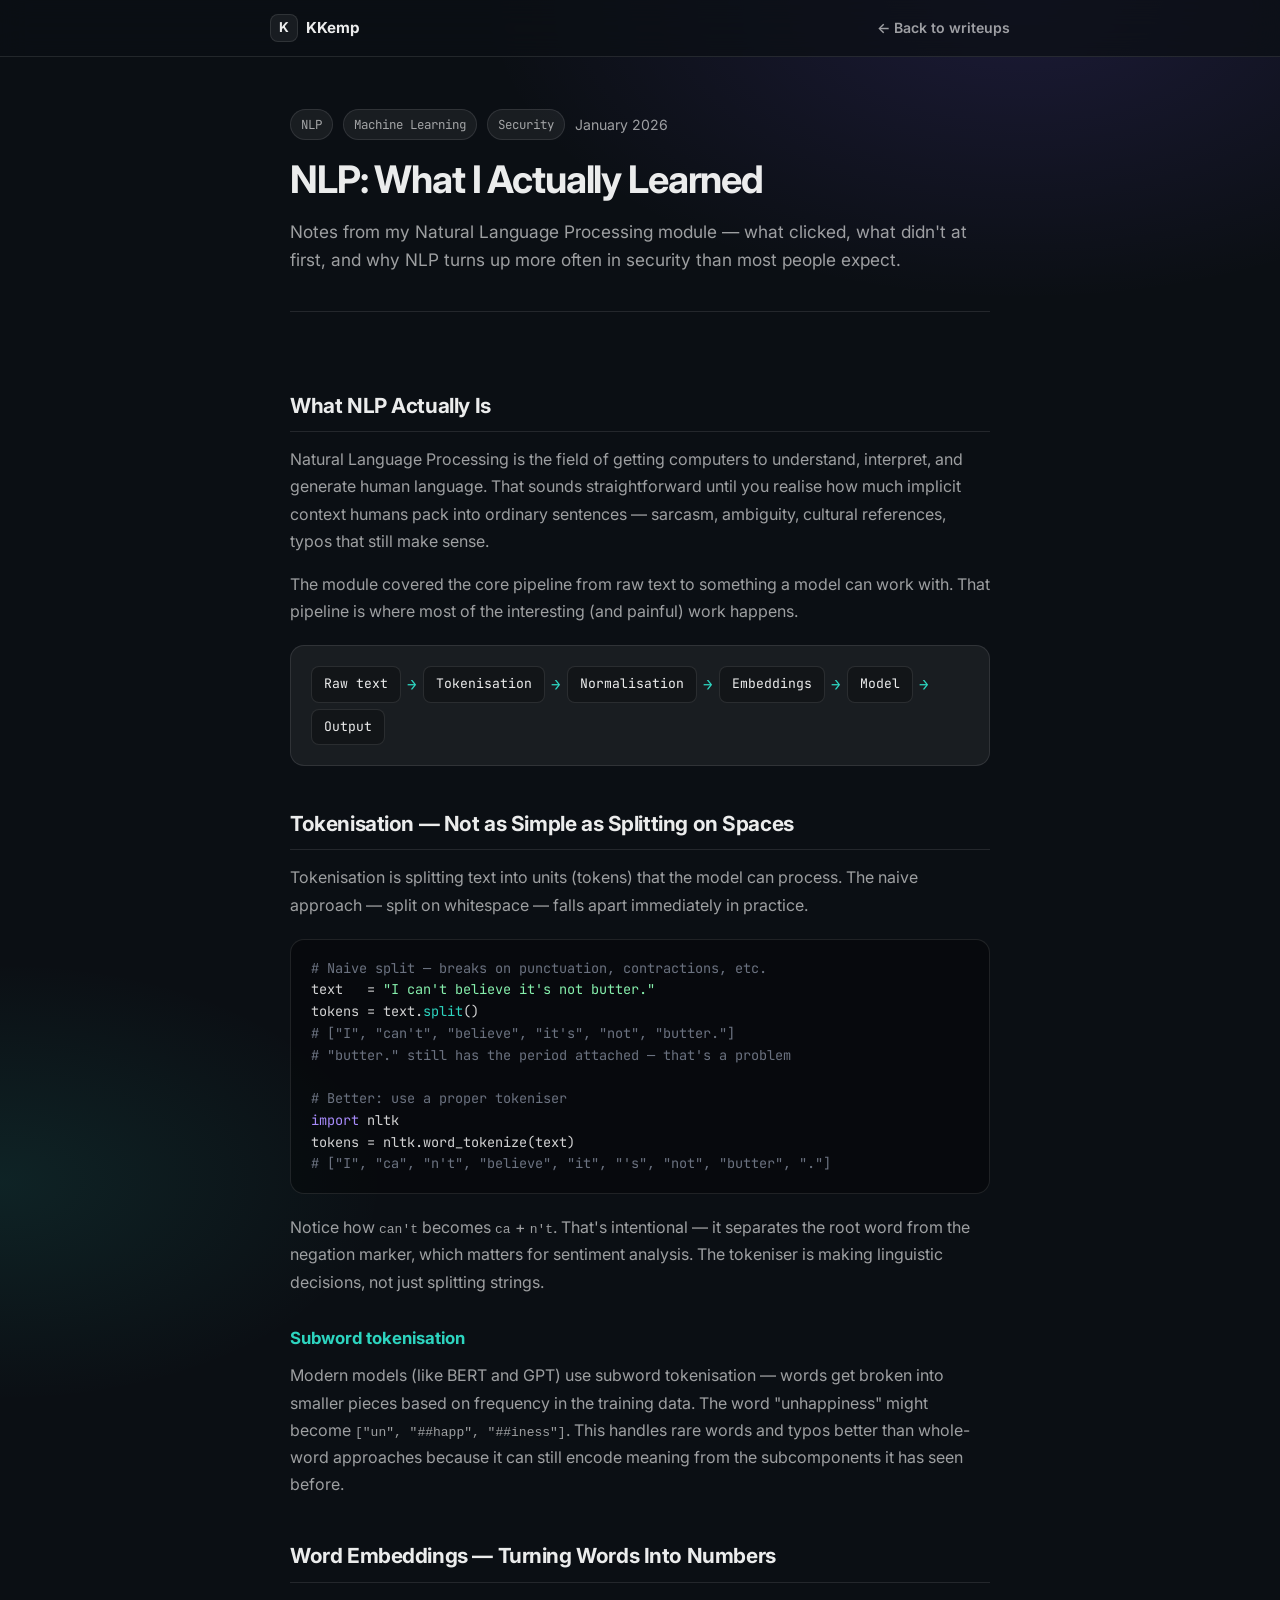
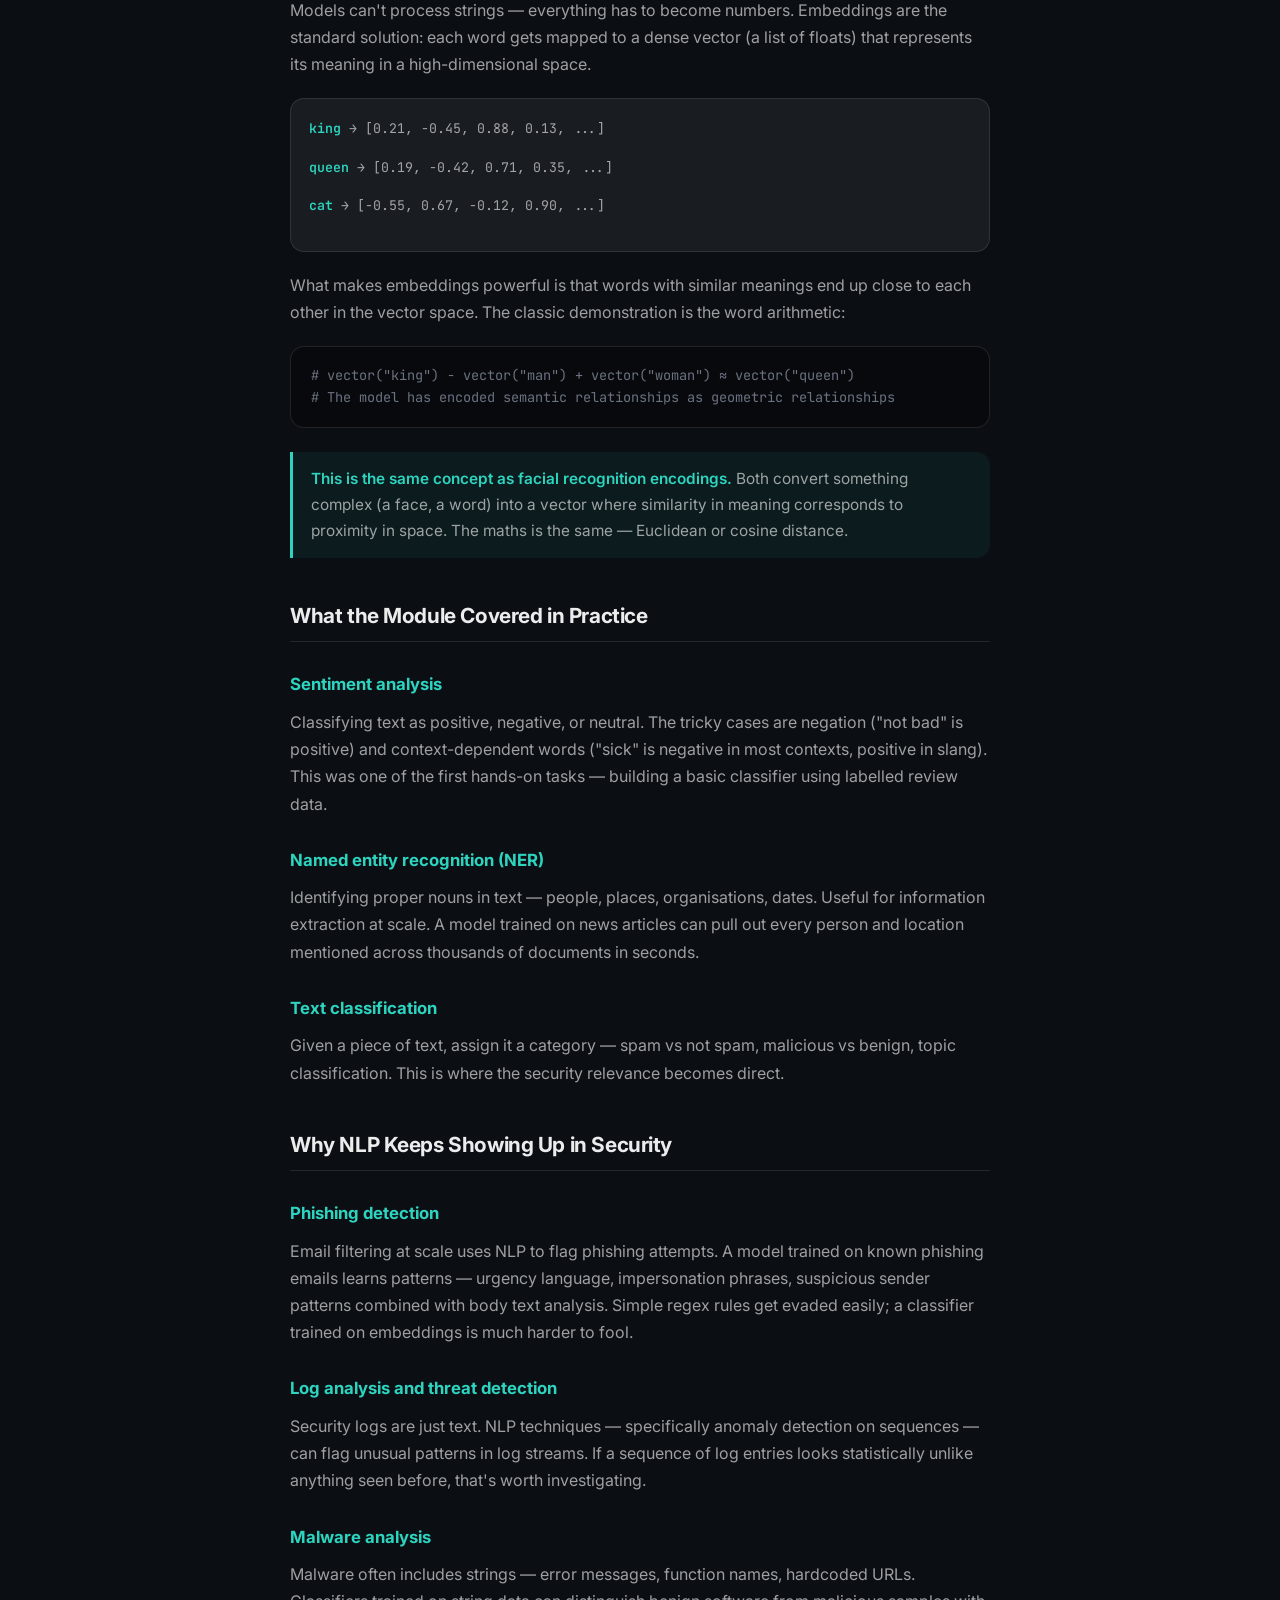
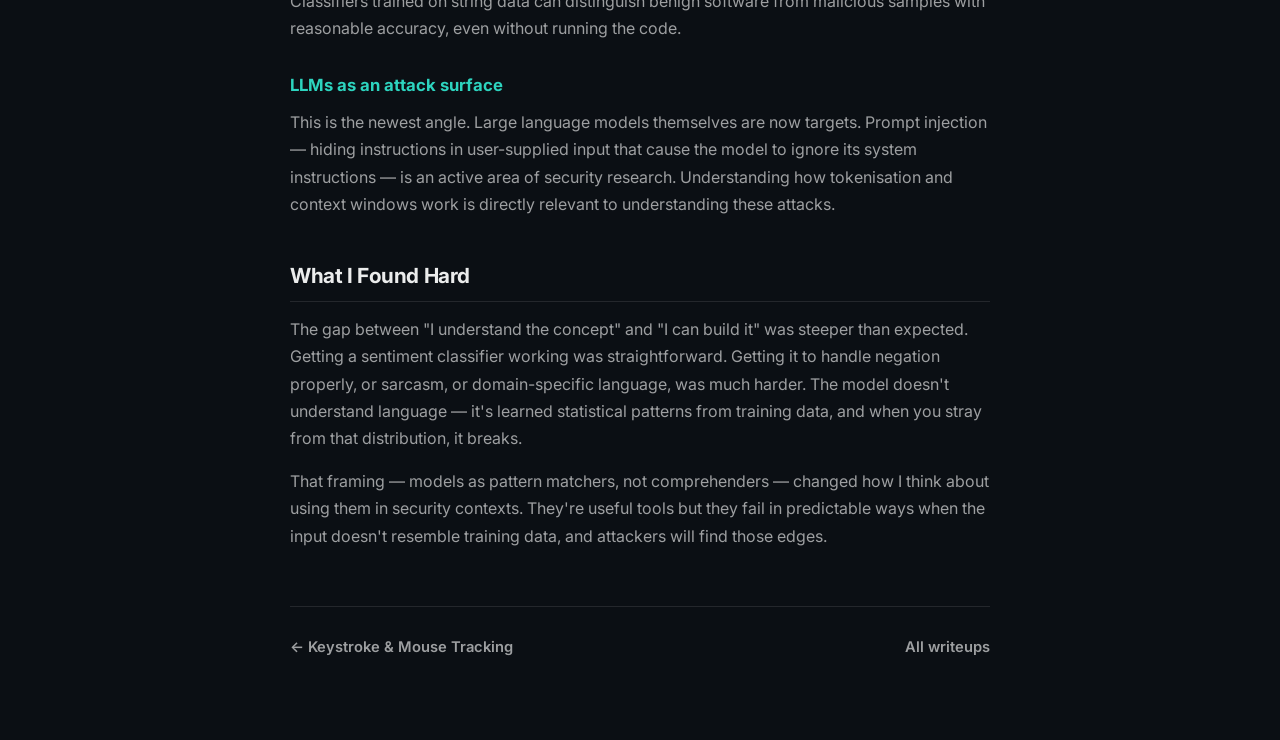
<file: nlp-what-i-learned.html>
<!doctype html>
<html lang="en">
<head>
  <meta charset="utf-8" />
  <meta name="viewport" content="width=device-width,initial-scale=1" />
  <meta name="description" content="NLP — what I actually learned from my university module. Tokenisation, embeddings, transformers, and why it matters for security." />
  <title>NLP: What I Actually Learned — KKemp</title>
  <link rel="preconnect" href="https://fonts.googleapis.com">
  <link rel="preconnect" href="https://fonts.gstatic.com" crossorigin>
  <link href="https://fonts.googleapis.com/css2?family=Inter:wght@400;500;600;700&family=JetBrains+Mono:wght@400;600&display=swap" rel="stylesheet">
  <style>
    :root {
      --bg: #0b0f14;
      --panel: rgba(255,255,255,0.06);
      --panel-2: rgba(255,255,255,0.08);
      --text: rgba(255,255,255,0.92);
      --muted: rgba(255,255,255,0.60);
      --border: rgba(255,255,255,0.10);
      --accent: #7c5cff;
      --accent-2: #2dd4bf;
      --radius: 14px;
      --max: 740px;
    }
    * { box-sizing: border-box; margin: 0; padding: 0; }
    html { scroll-behavior: smooth; }
    body {
      font-family: Inter, system-ui, sans-serif;
      background: radial-gradient(900px 500px at 80% 0%, rgba(124,92,255,0.15), transparent 60%),
                  radial-gradient(700px 400px at 0% 30%, rgba(45,212,191,0.10), transparent 55%),
                  var(--bg);
      color: var(--text);
      line-height: 1.7;
      padding-bottom: 80px;
    }
    a { color: var(--accent-2); text-decoration: underline; text-underline-offset: 3px; }
    a:hover { opacity: 0.8; }

    .nav {
      position: sticky; top: 0; z-index: 40;
      backdrop-filter: blur(14px);
      background: rgba(11,15,20,0.75);
      border-bottom: 1px solid var(--border);
      padding: 0 20px;
    }
    .nav-inner {
      max-width: var(--max); margin: 0 auto; height: 56px;
      display: flex; align-items: center; justify-content: space-between;
    }
    .nav-brand {
      font-weight: 700; font-size: 0.95rem;
      color: var(--text); text-decoration: none;
      display: flex; align-items: center; gap: 8px;
    }
    .nav-brand span {
      width: 28px; height: 28px; border: 1px solid var(--border); border-radius: 8px;
      background: var(--panel); display: grid; place-items: center; font-size: 0.85rem;
    }
    .nav-back { font-size: 0.88rem; font-weight: 600; color: var(--muted); text-decoration: none; }
    .nav-back:hover { color: var(--text); }

    .article { max-width: var(--max); margin: 0 auto; padding: 0 20px; }

    .post-header { padding: 52px 0 36px; border-bottom: 1px solid var(--border); }
    .post-meta { display: flex; align-items: center; gap: 10px; flex-wrap: wrap; margin-bottom: 18px; }
    .tag {
      font-family: "JetBrains Mono", monospace; font-size: 0.78rem;
      padding: 4px 10px; border-radius: 999px;
      border: 1px solid var(--border); color: var(--muted); background: var(--panel);
    }
    .post-date { font-size: 0.88rem; color: var(--muted); }
    h1 { font-size: clamp(26px, 4vw, 38px); letter-spacing: -0.03em; line-height: 1.15; margin-bottom: 16px; }
    .post-lead { font-size: 1.08rem; color: var(--muted); line-height: 1.65; }

    .post-body { padding-top: 36px; }
    .post-body h2 { font-size: 1.3rem; letter-spacing: -0.02em; margin: 40px 0 14px; padding-bottom: 8px; border-bottom: 1px solid var(--border); }
    .post-body h3 { font-size: 1.05rem; margin: 28px 0 10px; color: var(--accent-2); }
    .post-body p { margin-bottom: 16px; color: var(--muted); }
    .post-body strong { color: var(--text); font-weight: 600; }
    .post-body ul, .post-body ol { margin: 0 0 16px 20px; color: var(--muted); }
    .post-body li { margin-bottom: 6px; }

    .code-block {
      background: rgba(0,0,0,0.35); border: 1px solid var(--border);
      border-radius: var(--radius); padding: 18px 20px; margin: 20px 0; overflow-x: auto;
    }
    .code-block pre { font-family: "JetBrains Mono", monospace; font-size: 0.85rem; line-height: 1.6; color: rgba(255,255,255,0.82); }
    .code-block .cm { color: #6b7280; }
    .code-block .kw { color: #a78bfa; }
    .code-block .fn { color: #2dd4bf; }
    .code-block .st { color: #86efac; }
    .code-block .nm { color: #fbbf24; }

    .callout {
      border-left: 3px solid var(--accent-2);
      background: rgba(45,212,191,0.06);
      border-radius: 0 var(--radius) var(--radius) 0;
      padding: 14px 18px; margin: 24px 0;
    }
    .callout p { margin: 0; color: var(--muted); font-size: 0.96rem; }
    .callout strong { color: var(--accent-2); }

    .pipeline {
      display: flex; align-items: center; flex-wrap: wrap; gap: 6px;
      margin: 20px 0; padding: 20px;
      border: 1px solid var(--border); border-radius: var(--radius);
      background: var(--panel);
      font-family: "JetBrains Mono", monospace; font-size: 0.82rem;
    }
    .pipeline .step {
      border: 1px solid var(--border); border-radius: 8px;
      padding: 6px 12px; background: rgba(0,0,0,0.25); color: var(--text);
    }
    .pipeline .arr { color: var(--accent-2); font-size: 1rem; }

    .embed-example {
      border: 1px solid var(--border); border-radius: var(--radius);
      background: var(--panel); padding: 18px; margin: 20px 0;
      font-family: "JetBrains Mono", monospace; font-size: 0.83rem;
    }
    .embed-example .word { color: var(--accent-2); font-weight: 600; }
    .embed-example .vec { color: var(--muted); }

    .post-footer {
      margin-top: 56px; padding-top: 28px; border-top: 1px solid var(--border);
      display: flex; justify-content: space-between; align-items: center; flex-wrap: wrap; gap: 12px;
    }
    .post-footer a { font-weight: 600; font-size: 0.92rem; color: var(--muted); text-decoration: none; }
    .post-footer a:hover { color: var(--text); }
  </style>
</head>
<body>

  <nav class="nav">
    <div class="nav-inner">
      <a class="nav-brand" href="../index.html"><span>K</span> KKemp</a>
      <a class="nav-back" href="../index.html#writeups">← Back to writeups</a>
    </div>
  </nav>

  <article class="article">
    <header class="post-header">
      <div class="post-meta">
        <span class="tag">NLP</span>
        <span class="tag">Machine Learning</span>
        <span class="tag">Security</span>
        <span class="post-date">January 2026</span>
      </div>
      <h1>NLP: What I Actually Learned</h1>
      <p class="post-lead">
        Notes from my Natural Language Processing module — what clicked, what didn't at first,
        and why NLP turns up more often in security than most people expect.
      </p>
    </header>

    <div class="post-body">

      <h2>What NLP Actually Is</h2>
      <p>
        Natural Language Processing is the field of getting computers to understand, interpret,
        and generate human language. That sounds straightforward until you realise how much
        implicit context humans pack into ordinary sentences — sarcasm, ambiguity, cultural
        references, typos that still make sense.
      </p>
      <p>
        The module covered the core pipeline from raw text to something a model can work with.
        That pipeline is where most of the interesting (and painful) work happens.
      </p>

      <div class="pipeline">
        <div class="step">Raw text</div>
        <span class="arr">→</span>
        <div class="step">Tokenisation</div>
        <span class="arr">→</span>
        <div class="step">Normalisation</div>
        <span class="arr">→</span>
        <div class="step">Embeddings</div>
        <span class="arr">→</span>
        <div class="step">Model</div>
        <span class="arr">→</span>
        <div class="step">Output</div>
      </div>

      <h2>Tokenisation — Not as Simple as Splitting on Spaces</h2>
      <p>
        Tokenisation is splitting text into units (tokens) that the model can process.
        The naive approach — split on whitespace — falls apart immediately in practice.
      </p>

      <div class="code-block"><pre><span class="cm"># Naive split — breaks on punctuation, contractions, etc.</span>
text   = <span class="st">"I can't believe it's not butter."</span>
tokens = text.<span class="fn">split</span>()
<span class="cm"># ["I", "can't", "believe", "it's", "not", "butter."]
# "butter." still has the period attached — that's a problem</span>

<span class="cm"># Better: use a proper tokeniser</span>
<span class="kw">import</span> nltk
tokens = nltk.word_tokenize(text)
<span class="cm"># ["I", "ca", "n't", "believe", "it", "'s", "not", "butter", "."]</span></pre></div>

      <p>
        Notice how <code>can't</code> becomes <code>ca</code> + <code>n't</code>. That's
        intentional — it separates the root word from the negation marker, which matters
        for sentiment analysis. The tokeniser is making linguistic decisions, not just
        splitting strings.
      </p>

      <h3>Subword tokenisation</h3>
      <p>
        Modern models (like BERT and GPT) use subword tokenisation — words get broken into
        smaller pieces based on frequency in the training data. The word "unhappiness" might
        become <code>["un", "##happ", "##iness"]</code>. This handles rare words and typos
        better than whole-word approaches because it can still encode meaning from the
        subcomponents it has seen before.
      </p>

      <h2>Word Embeddings — Turning Words Into Numbers</h2>
      <p>
        Models can't process strings — everything has to become numbers. Embeddings are
        the standard solution: each word gets mapped to a dense vector (a list of floats)
        that represents its meaning in a high-dimensional space.
      </p>

      <div class="embed-example">
        <p><span class="word">king</span>   <span class="vec">→ [0.21, -0.45, 0.88, 0.13, ...]</span></p>
        <p><span class="word">queen</span>  <span class="vec">→ [0.19, -0.42, 0.71, 0.35, ...]</span></p>
        <p><span class="word">cat</span>    <span class="vec">→ [-0.55, 0.67, -0.12, 0.90, ...]</span></p>
      </div>

      <p>
        What makes embeddings powerful is that words with similar meanings end up close to
        each other in the vector space. The classic demonstration is the word arithmetic:
      </p>
      <div class="code-block"><pre><span class="cm"># vector("king") - vector("man") + vector("woman") ≈ vector("queen")</span>
<span class="cm"># The model has encoded semantic relationships as geometric relationships</span></pre></div>

      <div class="callout">
        <p>
          <strong>This is the same concept as facial recognition encodings.</strong>
          Both convert something complex (a face, a word) into a vector where
          similarity in meaning corresponds to proximity in space. The maths is
          the same — Euclidean or cosine distance.
        </p>
      </div>

      <h2>What the Module Covered in Practice</h2>
      <h3>Sentiment analysis</h3>
      <p>
        Classifying text as positive, negative, or neutral. The tricky cases are negation
        ("not bad" is positive) and context-dependent words ("sick" is negative in most
        contexts, positive in slang). This was one of the first hands-on tasks — building
        a basic classifier using labelled review data.
      </p>

      <h3>Named entity recognition (NER)</h3>
      <p>
        Identifying proper nouns in text — people, places, organisations, dates. Useful for
        information extraction at scale. A model trained on news articles can pull out
        every person and location mentioned across thousands of documents in seconds.
      </p>

      <h3>Text classification</h3>
      <p>
        Given a piece of text, assign it a category — spam vs not spam, malicious vs benign,
        topic classification. This is where the security relevance becomes direct.
      </p>

      <h2>Why NLP Keeps Showing Up in Security</h2>
      <h3>Phishing detection</h3>
      <p>
        Email filtering at scale uses NLP to flag phishing attempts. A model trained on
        known phishing emails learns patterns — urgency language, impersonation phrases,
        suspicious sender patterns combined with body text analysis. Simple regex rules
        get evaded easily; a classifier trained on embeddings is much harder to fool.
      </p>

      <h3>Log analysis and threat detection</h3>
      <p>
        Security logs are just text. NLP techniques — specifically anomaly detection on
        sequences — can flag unusual patterns in log streams. If a sequence of log entries
        looks statistically unlike anything seen before, that's worth investigating.
      </p>

      <h3>Malware analysis</h3>
      <p>
        Malware often includes strings — error messages, function names, hardcoded URLs.
        Classifiers trained on string data can distinguish benign software from malicious
        samples with reasonable accuracy, even without running the code.
      </p>

      <h3>LLMs as an attack surface</h3>
      <p>
        This is the newest angle. Large language models themselves are now targets.
        Prompt injection — hiding instructions in user-supplied input that cause the model
        to ignore its system instructions — is an active area of security research.
        Understanding how tokenisation and context windows work is directly relevant to
        understanding these attacks.
      </p>

      <h2>What I Found Hard</h2>
      <p>
        The gap between "I understand the concept" and "I can build it" was steeper than
        expected. Getting a sentiment classifier working was straightforward. Getting it to
        handle negation properly, or sarcasm, or domain-specific language, was much harder.
        The model doesn't understand language — it's learned statistical patterns from
        training data, and when you stray from that distribution, it breaks.
      </p>
      <p>
        That framing — models as pattern matchers, not comprehenders — changed how I think
        about using them in security contexts. They're useful tools but they fail in
        predictable ways when the input doesn't resemble training data, and attackers will
        find those edges.
      </p>

    </div>

    <footer class="post-footer">
      <a href="keystroke-mouse-tracking.html">← Keystroke &amp; Mouse Tracking</a>
      <a href="../index.html#writeups">All writeups</a>
    </footer>
  </article>

</body>
</html>
</file>
<file: styles.css>
/* ─── Fonts ──────────────────────────────────────────────────────────────────── */
@import url('https://fonts.googleapis.com/css2?family=Fragment+Mono:ital@0;1&family=Syne:wght@400;500;600;700;800&display=swap');

/* ─── Tokens ─────────────────────────────────────────────────────────────────── */
:root {
  --bg: #0a0a0a;
  --surface: #111111;
  --surface-2: #181818;
  --surface-3: #222222;
  --text: rgba(255,255,255,0.95);
  --muted: rgba(255,255,255,0.44);
  --muted-2: rgba(255,255,255,0.20);
  --border: rgba(255,255,255,0.08);
  --border-2: rgba(255,255,255,0.13);
  --accent: #7c5cff;
  --accent-2: #2dd4bf;
  --red: #ff5f57;
  --green: #28c840;
  --yellow: #febc2e;
  --radius-sm: 8px;
  --radius: 14px;
  --radius-lg: 20px;
  --max: 1160px;
  --font: 'Syne', sans-serif;
  --mono: 'Fragment Mono', 'JetBrains Mono', ui-monospace, monospace;
}
[data-theme="light"] {
  --bg: #f0f0ef;
  --surface: #e7e7e5;
  --surface-2: #dedede;
  --surface-3: #d4d4d2;
  --text: rgba(0,0,0,0.90);
  --muted: rgba(0,0,0,0.48);
  --muted-2: rgba(0,0,0,0.20);
  --border: rgba(0,0,0,0.07);
  --border-2: rgba(0,0,0,0.12);
  --accent: #5b3df5;
  --accent-2: #0ea5e9;
}

/* ─── Reset ──────────────────────────────────────────────────────────────────── */
*, *::before, *::after { box-sizing: border-box; margin: 0; padding: 0; }
html { scroll-behavior: smooth; }
body {
  font-family: var(--font);
  background: var(--bg);
  color: var(--text);
  min-height: 100vh;
  overflow-x: hidden;
}
a { color: inherit; text-decoration: none; }
[hidden] { display: none !important; }

/* Grain overlay */
body::after {
  content: '';
  position: fixed; inset: 0;
  pointer-events: none;
  z-index: 9998;
  opacity: 0.3;
  background-image: url("data:image/svg+xml,%3Csvg xmlns='http://www.w3.org/2000/svg' width='300' height='300'%3E%3Cfilter id='n'%3E%3CfeTurbulence type='fractalNoise' baseFrequency='0.75' numOctaves='4' stitchTiles='stitch'/%3E%3C/filter%3E%3Crect width='300' height='300' filter='url(%23n)' opacity='0.08'/%3E%3C/svg%3E");
  background-size: 200px;
}

/* ─── Scroll progress ────────────────────────────────────────────────────────── */
.scroll-progress {
  position: fixed; left: 0; top: 0;
  height: 1px; width: 0%;
  background: linear-gradient(90deg, var(--accent), var(--accent-2));
  z-index: 9999;
}

.container { max-width: var(--max); margin: 0 auto; padding: 0 28px; }

/* ─── Header ─────────────────────────────────────────────────────────────────── */
.site-header {
  position: fixed; top: 0; left: 0; right: 0;
  z-index: 80;
  padding: 18px 0;
}
.header-inner {
  display: flex; align-items: center;
  justify-content: space-between; gap: 14px;
}
.brand {
  display: inline-flex; align-items: center; gap: 9px;
  font-weight: 800; font-size: 0.9rem;
  letter-spacing: -0.02em;
}
.brand-mark {
  width: 30px; height: 30px;
  background: var(--text);
  color: var(--bg);
  border-radius: 7px;
  display: grid; place-items: center;
  font-weight: 800; font-size: 0.8rem;
}
/* Floating pill nav */
.nav {
  display: flex; align-items: center; gap: 2px;
  background: var(--surface);
  border: 1px solid var(--border-2);
  border-radius: 999px;
  padding: 4px;
}
.nav a {
  color: var(--muted);
  font-weight: 600; font-size: 0.8rem;
  padding: 6px 13px;
  border-radius: 999px;
  transition: background 0.15s, color 0.15s;
  white-space: nowrap;
}
.nav a:hover { color: var(--text); background: var(--surface-2); }
.nav a.btn {
  background: var(--text); color: var(--bg);
  padding: 6px 13px; font-weight: 700;
  border: none;
}
.nav a.btn:hover { opacity: 0.85; background: var(--text); }

.icon-btn {
  width: 36px; height: 36px;
  border: 1px solid var(--border-2);
  background: var(--surface);
  color: var(--text);
  border-radius: 999px;
  display: grid; place-items: center;
  cursor: pointer;
  transition: background 0.15s;
}
.icon-btn:hover { background: var(--surface-2); }
.mobile-only { display: none; }
.mobile-menu {
  display: grid; gap: 5px;
  padding: 8px 28px 14px;
  background: var(--surface);
  border-bottom: 1px solid var(--border);
}
.mobile-menu a {
  padding: 11px 13px;
  border-radius: var(--radius-sm);
  border: 1px solid var(--border);
  color: var(--muted); font-weight: 600;
}

/* ─── Hero ───────────────────────────────────────────────────────────────────── */
.hero { padding: 160px 0 90px; position: relative; }
.hero-grid {
  display: grid;
  grid-template-columns: 1.15fr 0.85fr;
  align-items: start; gap: 56px;
}
.hero-left { position: relative; }

/* Visitor counter — from the screenshot */
.visitor-row {
  display: flex; align-items: center; gap: 10px;
  margin-bottom: 24px;
  color: var(--muted);
  font-family: var(--mono);
  font-size: 0.78rem;
}
.visitor-counter { display: inline-flex; gap: 2px; }
.v-digit {
  display: inline-grid; place-items: center;
  width: 20px; height: 24px;
  background: var(--surface);
  border: 1px solid var(--border-2);
  border-radius: 4px;
  font-family: var(--mono);
  font-size: 0.8rem; font-weight: 600;
  color: var(--text);
}
.v-sep {
  display: inline-grid; place-items: center;
  width: 10px; color: var(--muted);
  font-family: var(--mono); font-size: 0.75rem;
}

h1 {
  font-size: clamp(50px, 7.5vw, 94px);
  font-weight: 800;
  letter-spacing: -0.048em;
  line-height: 0.90;
  margin-bottom: 26px;
}
.gradient-text {
  background: linear-gradient(130deg, var(--accent) 0%, var(--accent-2) 100%);
  -webkit-background-clip: text;
  background-clip: text; color: transparent;
}
.lead {
  color: var(--muted);
  font-size: 0.97rem; line-height: 1.7; max-width: 52ch;
  margin-bottom: 30px;
}
.hero-cta { display: flex; gap: 9px; flex-wrap: wrap; margin-bottom: 26px; }

.btn {
  padding: 10px 18px;
  border-radius: 999px;
  border: 1px solid transparent;
  background: var(--text); color: var(--bg);
  font-family: var(--font); font-weight: 700; font-size: 0.83rem;
  display: inline-flex; align-items: center; gap: 7px;
  cursor: pointer; letter-spacing: -0.01em;
  transition: opacity 0.15s;
}
.btn:hover { opacity: 0.82; }
.btn-small { padding: 6px 12px; font-size: 0.78rem; }
.btn-ghost { background: var(--surface); color: var(--text); border-color: var(--border-2); }
.btn-ghost:hover { background: var(--surface-2); opacity: 1; }

.social-row { display: flex; gap: 7px; flex-wrap: wrap; }
.chip {
  border: 1px solid var(--border-2);
  background: transparent; color: var(--muted);
  padding: 7px 13px; border-radius: 999px;
  font-size: 0.78rem; font-weight: 600;
  font-family: var(--mono);
  transition: color 0.15s, border-color 0.15s;
}
.chip:hover { color: var(--text); }

.pill {
  display: inline-flex; align-items: center; gap: 8px;
  padding: 6px 12px;
  border: 1px solid var(--border-2);
  background: var(--surface); border-radius: 999px;
  color: var(--muted); font-weight: 600; font-size: 0.75rem;
  width: fit-content; margin-bottom: 18px;
  font-family: var(--mono); letter-spacing: 0.01em;
}
.dot {
  width: 6px; height: 6px; border-radius: 50%;
  background: var(--green);
  box-shadow: 0 0 0 3px rgba(40,200,64,0.18);
  animation: blink 2.5s ease-in-out infinite;
}
@keyframes blink {
  0%,100% { box-shadow: 0 0 0 3px rgba(40,200,64,0.18); }
  50%      { box-shadow: 0 0 0 6px rgba(40,200,64,0.06); }
}

/* ─── Hero right ─────────────────────────────────────────────────────────────── */
.hero-right {
  display: flex; flex-direction: column; gap: 12px;
  position: sticky; top: 110px;
}
.terminal {
  border: 1px solid var(--border-2);
  background: var(--surface); border-radius: var(--radius-lg); overflow: hidden;
}
.terminal-bar {
  display: flex; align-items: center; gap: 6px;
  padding: 11px 13px;
  background: var(--surface-2); border-bottom: 1px solid var(--border);
}
.t-dot { width: 9px; height: 9px; border-radius: 50%; }
.t-dot.red   { background: var(--red); }
.t-dot.yellow{ background: var(--yellow); }
.t-dot.green { background: var(--green); }
.terminal-title { margin-left: 6px; color: var(--muted); font-family: var(--mono); font-size: 0.75rem; }
.terminal-body {
  margin: 0; padding: 16px;
  font-family: var(--mono); font-size: 0.8rem;
  color: var(--text); line-height: 1.65;
}
.t-muted  { color: var(--muted); }
.t-accent { color: var(--accent-2); }
.muted    { color: var(--muted); }
.mono     { font-family: var(--mono); }
.accent   { color: var(--accent-2); }
.small    { font-size: 0.85rem; }

.stats {
  display: grid; grid-template-columns: repeat(3, 1fr); gap: 9px;
}
.stat {
  background: var(--surface); border: 1px solid var(--border);
  border-radius: var(--radius); padding: 13px 14px;
  transition: background 0.15s;
}
.stat:hover { background: var(--surface-2); }
.stat-num {
  font-size: 1.45rem; font-weight: 800;
  letter-spacing: -0.04em; line-height: 1; margin-bottom: 3px;
}
.stat-label { color: var(--muted); font-size: 0.74rem; font-weight: 600; font-family: var(--mono); }

/* ─── Ticker ─────────────────────────────────────────────────────────────────── */
.ticker-wrap {
  border-top: 1px solid var(--border); border-bottom: 1px solid var(--border);
  overflow: hidden; padding: 13px 0; background: var(--surface);
}
.ticker-track {
  display: flex; width: max-content;
  animation: ticker 30s linear infinite;
}
.ticker-track:hover { animation-play-state: paused; }
@keyframes ticker {
  from { transform: translateX(0); }
  to   { transform: translateX(-50%); }
}
.ticker-item {
  display: inline-flex; align-items: center; gap: 18px;
  padding: 0 28px; font-size: 0.88rem; font-weight: 700;
  letter-spacing: -0.01em; color: var(--muted); white-space: nowrap;
}
.ticker-item .sep { color: var(--accent); font-size: 0.65em; }

/* ─── Sections ───────────────────────────────────────────────────────────────── */
.section { padding: 80px 0; }
.section-head {
  display: flex; align-items: baseline;
  justify-content: space-between; margin-bottom: 32px; gap: 16px;
}
.section-head h2 {
  font-size: clamp(32px, 4.5vw, 52px); font-weight: 800;
  letter-spacing: -0.04em; line-height: 1;
}
.section-label {
  font-family: var(--mono); font-size: 0.72rem;
  color: var(--muted); letter-spacing: 0.08em; text-transform: uppercase;
}

/* ─── Cards ──────────────────────────────────────────────────────────────────── */
.grid { display: grid; grid-template-columns: repeat(3, 1fr); gap: 10px; }

.card {
  background: var(--surface); border: 1px solid var(--border);
  border-radius: var(--radius-lg); padding: 20px;
  transition: background 0.2s, border-color 0.2s;
  position: relative; overflow: hidden;
}
.card:hover { background: var(--surface-2); border-color: var(--border-2); }
.card h3 {
  font-size: 1rem; font-weight: 700; letter-spacing: -0.02em; margin-bottom: 7px;
}
.card-num {
  display: block; font-family: var(--mono); font-size: 0.68rem;
  color: var(--muted-2); letter-spacing: 0.04em; margin-bottom: 10px;
}
.badges { display: flex; gap: 5px; flex-wrap: wrap; margin-top: 12px; }
.badge {
  font-family: var(--mono); font-size: 0.70rem; padding: 3px 8px;
  border-radius: 999px; border: 1px solid var(--border-2); color: var(--muted);
}
.project-top {
  display: flex; align-items: baseline; justify-content: space-between; gap: 10px;
}
.card-actions { display: flex; gap: 7px; flex-wrap: wrap; margin-top: 14px; }

.link {
  font-weight: 700; font-size: 0.8rem;
  border: 1px solid var(--border-2); background: var(--surface-2); color: var(--text);
  padding: 7px 13px; border-radius: 999px;
  transition: background 0.15s; cursor: pointer;
  display: inline-flex; align-items: center;
}
.link:hover { background: var(--surface-3); }
.link-disabled {
  color: var(--muted); background: transparent; border-color: transparent;
  cursor: default; opacity: 0.5; font-style: italic;
}

/* ─── Skills ─────────────────────────────────────────────────────────────────── */
.skills-grid { display: grid; grid-template-columns: repeat(3, 1fr); gap: 10px; }
.list { list-style: none; padding: 0; margin-top: 10px; }
.list li {
  padding: 8px 0; border-bottom: 1px solid var(--border);
  color: var(--muted); font-size: 0.86rem; font-weight: 500;
  display: flex; align-items: center; gap: 9px;
}
.list li::before {
  content: '→'; color: var(--muted-2); font-family: var(--mono);
  font-size: 0.72rem; flex-shrink: 0;
}
.list li:last-child { border-bottom: none; }

/* ─── About / Contact ────────────────────────────────────────────────────────── */
.about-grid   { display: grid; grid-template-columns: 1fr 1fr; gap: 10px; }
.contact-grid { display: grid; grid-template-columns: 0.85fr 1.15fr; gap: 10px; }
.tags { display: flex; gap: 6px; flex-wrap: wrap; }
.tag {
  padding: 5px 11px; border-radius: 999px; border: 1px solid var(--border-2);
  color: var(--muted); font-size: 0.75rem; font-weight: 600; font-family: var(--mono);
}
label { display: grid; gap: 5px; margin-top: 12px; color: var(--muted); font-weight: 600; font-size: 0.78rem; font-family: var(--mono); }
input, textarea {
  width: 100%; padding: 10px 13px;
  border-radius: var(--radius-sm); border: 1px solid var(--border-2);
  background: var(--surface-2); color: var(--text);
  font-family: var(--font); font-size: 0.88rem; outline: none;
  transition: border-color 0.15s, box-shadow 0.15s;
}
input:focus, textarea:focus {
  border-color: color-mix(in srgb, var(--accent) 55%, var(--border));
  box-shadow: 0 0 0 3px color-mix(in srgb, var(--accent) 10%, transparent);
}
[data-theme="light"] input,
[data-theme="light"] textarea { background: rgba(255,255,255,0.6); }

.spacer { height: 10px; }
.form-status { margin-top: 10px; font-size: 0.82rem; font-weight: 600; min-height: 1.4em; font-family: var(--mono); }
.form-success { color: var(--green); }
.form-error   { color: var(--red); }
.inline-link  { color: var(--accent-2); text-decoration: underline; text-underline-offset: 3px; }
.inline-link:hover { opacity: 0.8; }

/* ─── Footer ─────────────────────────────────────────────────────────────────── */
.footer { padding: 28px 0 44px; border-top: 1px solid var(--border); }
.footer-inner {
  display: flex; justify-content: space-between; align-items: center;
  gap: 10px; flex-wrap: wrap;
}

/* ─── Modal ──────────────────────────────────────────────────────────────────── */
.modal { position: fixed; inset: 0; z-index: 200; display: grid; place-items: center; }
.modal-backdrop {
  position: absolute; inset: 0;
  background: rgba(0,0,0,0.70);
  backdrop-filter: blur(10px);
}
.modal-card {
  position: relative;
  width: min(800px, calc(100% - 32px)); max-height: 86vh;
  border-radius: var(--radius-lg); border: 1px solid var(--border-2);
  background: var(--surface);
  box-shadow: 0 48px 120px rgba(0,0,0,0.65);
  overflow: hidden; display: flex; flex-direction: column;
}
.modal-head {
  display: flex; justify-content: space-between; align-items: center;
  padding: 16px 20px; border-bottom: 1px solid var(--border); flex-shrink: 0;
}
.modal-head h3 { font-size: 1.05rem; letter-spacing: -0.02em; }
.modal-body {
  padding: 20px; color: var(--muted); line-height: 1.75;
  overflow-y: auto; flex: 1; font-size: 0.9rem;
}
.modal-body h4 {
  color: var(--text); font-size: 0.76rem; font-family: var(--mono);
  letter-spacing: 0.07em; text-transform: uppercase; margin: 16px 0 7px;
}
.modal-body ul { padding-left: 18px; margin-top: 6px; }
.modal-body li { margin-bottom: 5px; }
.modal-foot {
  padding: 12px 20px 16px; border-top: 1px solid var(--border);
  display: flex; gap: 7px; flex-wrap: wrap; flex-shrink: 0;
}
hr.sep { border: none; border-top: 1px solid var(--border); margin: 12px 0; }

/* ─── Responsive ─────────────────────────────────────────────────────────────── */
@media (max-width: 980px) {
  .hero-grid { grid-template-columns: 1fr; gap: 36px; }
  .hero-right { position: static; }
  .grid { grid-template-columns: repeat(2, 1fr); }
  .skills-grid { grid-template-columns: 1fr; }
  .about-grid  { grid-template-columns: 1fr; }
  .contact-grid { grid-template-columns: 1fr; }
}
@media (max-width: 720px) {
  .nav { display: none; }
  .mobile-only { display: grid; }
  .grid { grid-template-columns: 1fr; }
  h1 { font-size: clamp(38px, 11vw, 58px); }
  .hero { padding: 130px 0 60px; }
  .section { padding: 56px 0; }
}
</file>
